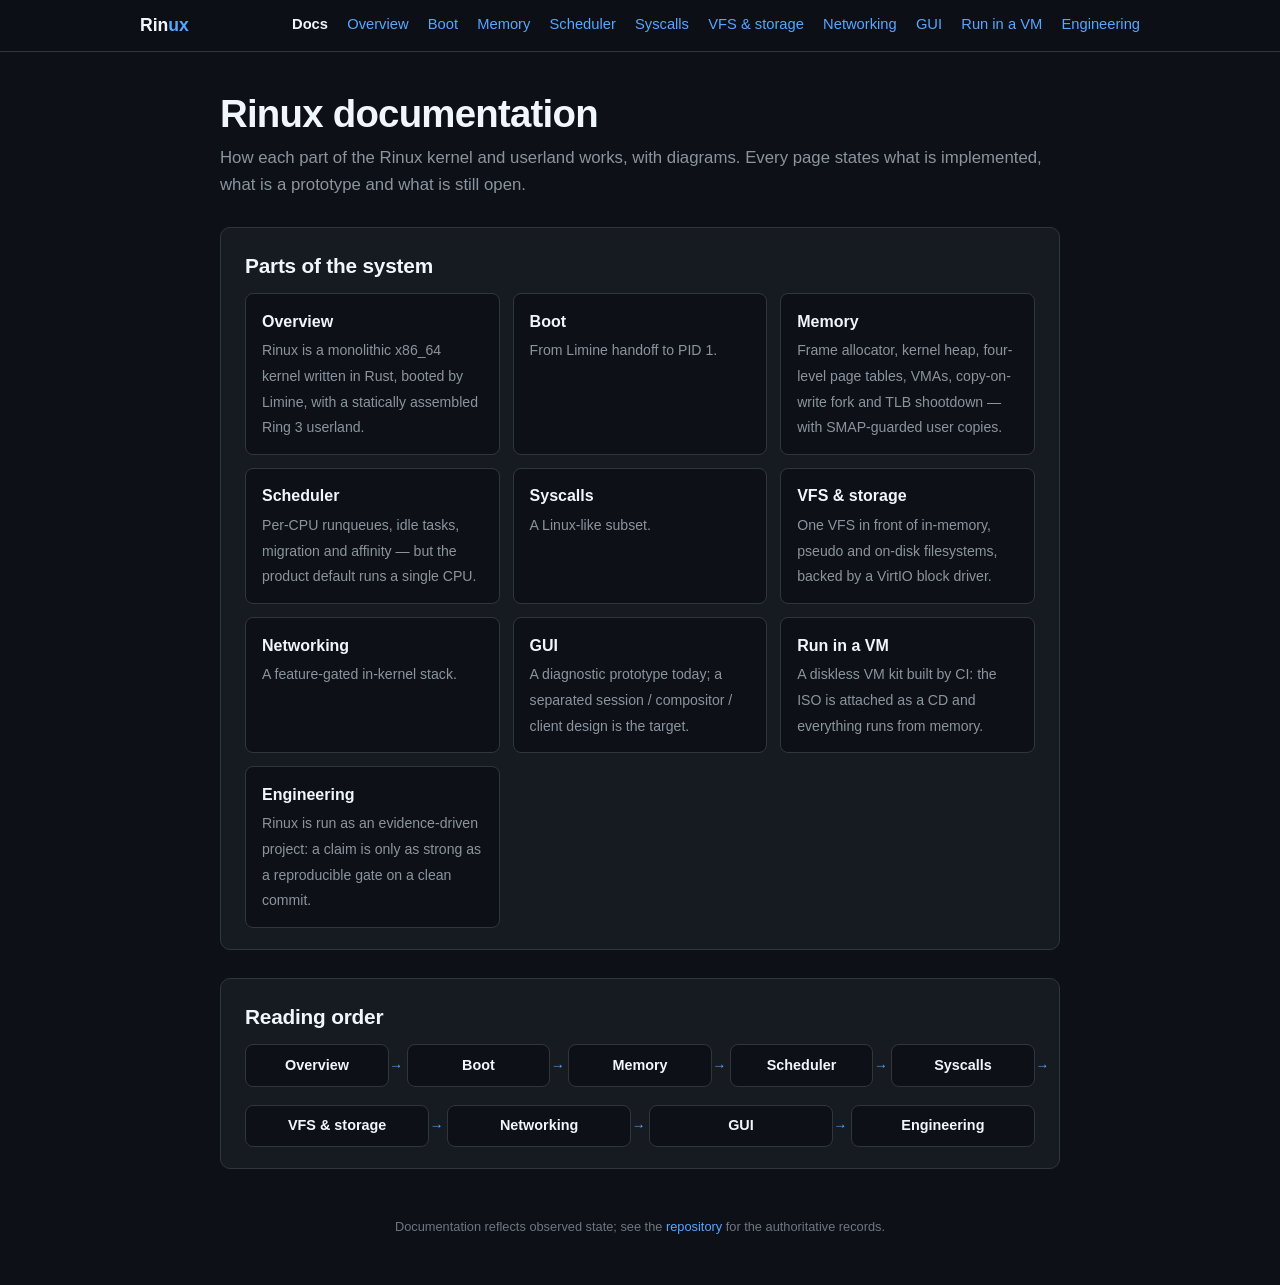
<file: packages/docs/index.html>
<!DOCTYPE html>
<html lang="en"><head><meta charset="utf-8"><meta name="viewport" content="width=device-width, initial-scale=1">
<title>Rinux documentation — Rinux docs</title><meta name="description" content="How each part of the Rinux kernel and userland works, with diagrams. Every page states what is implemented, what is a prototype and what is still open.">
<link rel="stylesheet" href="../style.css"></head><body>
<nav class="top"><div><a class="brand" href="../../">Rin<span>ux</span></a><a href="./" class=on>Docs</a><a href="architecture.html">Overview</a><a href="boot.html">Boot</a><a href="memory.html">Memory</a><a href="scheduler.html">Scheduler</a><a href="syscalls.html">Syscalls</a><a href="storage.html">VFS &amp; storage</a><a href="networking.html">Networking</a><a href="gui.html">GUI</a><a href="vm.html">Run in a VM</a><a href="engineering.html">Engineering</a></div></nav>
<main><div><h1>Rinux documentation</h1><p class="lede" style="margin-top:.6rem">How each part of the Rinux kernel and userland works, with diagrams. Every page states what is implemented, what is a prototype and what is still open.</p></div>
<section><h2>Parts of the system</h2><div class="cards"><a class="card" href="architecture.html"><b>Overview</b><span>Rinux is a monolithic x86_64 kernel written in Rust, booted by Limine, with a statically assembled Ring 3 userland.</span></a><a class="card" href="boot.html"><b>Boot</b><span>From Limine handoff to PID 1.</span></a><a class="card" href="memory.html"><b>Memory</b><span>Frame allocator, kernel heap, four-level page tables, VMAs, copy-on-write fork and TLB shootdown — with SMAP-guarded user copies.</span></a><a class="card" href="scheduler.html"><b>Scheduler</b><span>Per-CPU runqueues, idle tasks, migration and affinity — but the product default runs a single CPU.</span></a><a class="card" href="syscalls.html"><b>Syscalls</b><span>A Linux-like subset.</span></a><a class="card" href="storage.html"><b>VFS &amp; storage</b><span>One VFS in front of in-memory, pseudo and on-disk filesystems, backed by a VirtIO block driver.</span></a><a class="card" href="networking.html"><b>Networking</b><span>A feature-gated in-kernel stack.</span></a><a class="card" href="gui.html"><b>GUI</b><span>A diagnostic prototype today; a separated session / compositor / client design is the target.</span></a><a class="card" href="vm.html"><b>Run in a VM</b><span>A diskless VM kit built by CI: the ISO is attached as a CD and everything runs from memory.</span></a><a class="card" href="engineering.html"><b>Engineering</b><span>Rinux is run as an evidence-driven project: a claim is only as strong as a reproducible gate on a clean commit.</span></a></div></section><section><h2>Reading order</h2><div class="flow"><div class="node "><b>Overview</b></div><div class="node "><b>Boot</b></div><div class="node "><b>Memory</b></div><div class="node "><b>Scheduler</b></div><div class="node "><b>Syscalls</b></div><div class="node "><b>VFS &amp; storage</b></div><div class="node "><b>Networking</b></div><div class="node "><b>GUI</b></div><div class="node "><b>Engineering</b></div></div></section></main>
<footer>Documentation reflects observed state; see the <a href="https://github.com/Pascal1132/Rinux">repository</a> for the authoritative records.</footer>
</body></html>
</file>
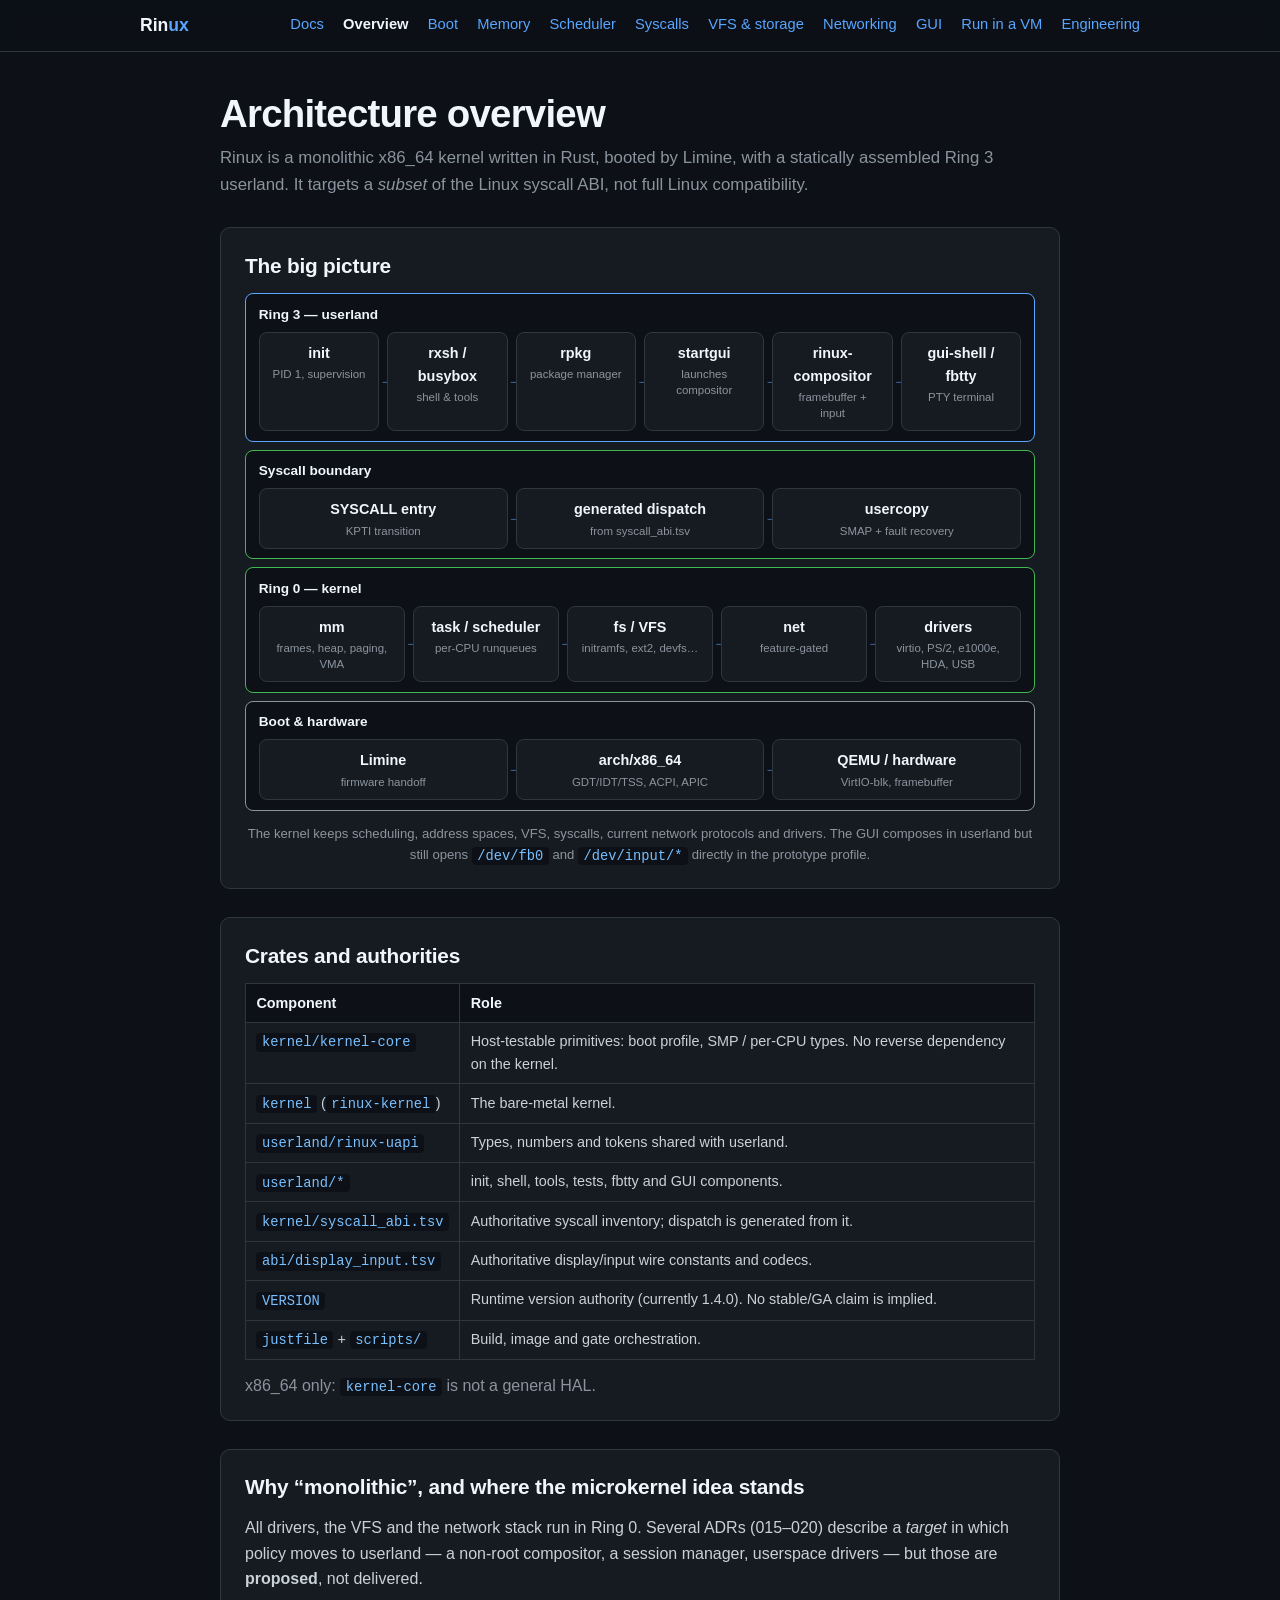
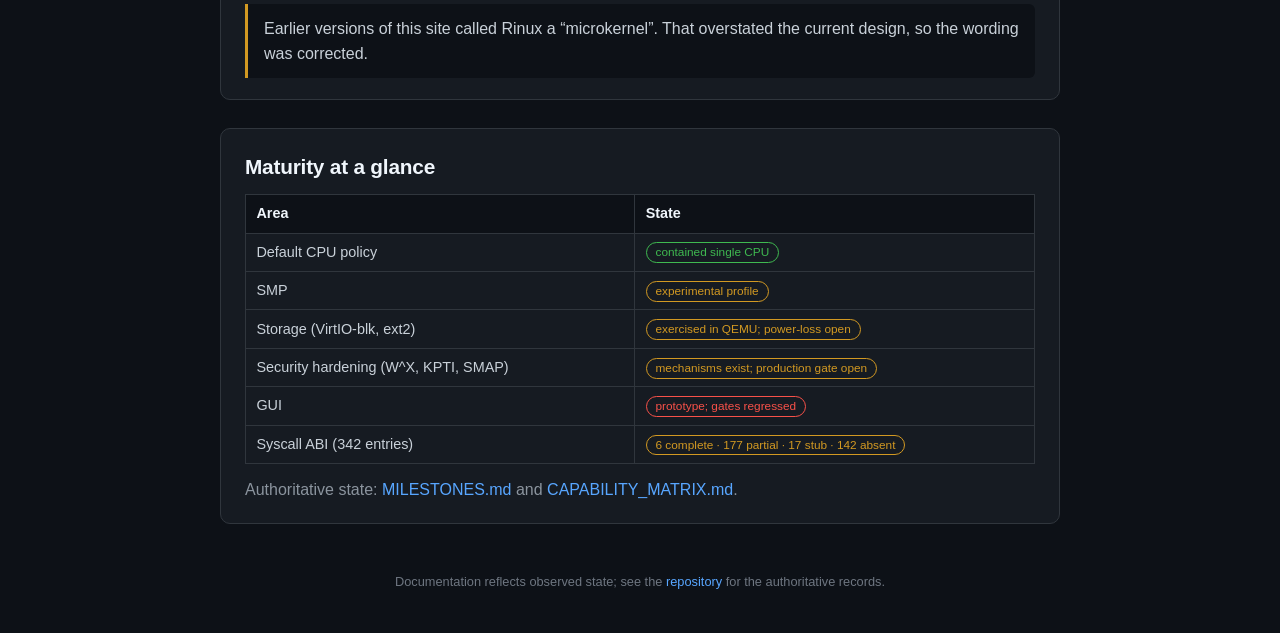
<file: packages/docs/architecture.html>
<!DOCTYPE html>
<html lang="en"><head><meta charset="utf-8"><meta name="viewport" content="width=device-width, initial-scale=1">
<title>Architecture overview — Rinux docs</title><meta name="description" content="Rinux is a monolithic x86_64 kernel written in Rust, booted by Limine, with a statically assembled Ring 3 userland. It targets a subset of the Linux syscal">
<link rel="stylesheet" href="../style.css"></head><body>
<nav class="top"><div><a class="brand" href="../../">Rin<span>ux</span></a><a href="./">Docs</a><a href="architecture.html" class=on>Overview</a><a href="boot.html">Boot</a><a href="memory.html">Memory</a><a href="scheduler.html">Scheduler</a><a href="syscalls.html">Syscalls</a><a href="storage.html">VFS &amp; storage</a><a href="networking.html">Networking</a><a href="gui.html">GUI</a><a href="vm.html">Run in a VM</a><a href="engineering.html">Engineering</a></div></nav>
<main><div><h1>Architecture overview</h1><p class="lede" style="margin-top:.6rem">Rinux is a monolithic x86_64 kernel written in Rust, booted by Limine, with a statically assembled Ring 3 userland. It targets a <em>subset</em> of the Linux syscall ABI, not full Linux compatibility.</p></div>
<section><h2>The big picture</h2><div class="stack"><div class="layer user"><b>Ring 3 — userland</b><div class="flow"><div class="node "><b>init</b><small>PID 1, supervision</small></div><div class="node "><b>rxsh / busybox</b><small>shell &amp; tools</small></div><div class="node "><b>rpkg</b><small>package manager</small></div><div class="node "><b>startgui</b><small>launches compositor</small></div><div class="node "><b>rinux-compositor</b><small>framebuffer + input</small></div><div class="node "><b>gui-shell / fbtty</b><small>PTY terminal</small></div></div></div><div class="layer kern"><b>Syscall boundary</b><div class="flow"><div class="node "><b>SYSCALL entry</b><small>KPTI transition</small></div><div class="node "><b>generated dispatch</b><small>from syscall_abi.tsv</small></div><div class="node "><b>usercopy</b><small>SMAP + fault recovery</small></div></div></div><div class="layer kern"><b>Ring 0 — kernel</b><div class="flow"><div class="node "><b>mm</b><small>frames, heap, paging, VMA</small></div><div class="node "><b>task / scheduler</b><small>per-CPU runqueues</small></div><div class="node "><b>fs / VFS</b><small>initramfs, ext2, devfs…</small></div><div class="node "><b>net</b><small>feature-gated</small></div><div class="node "><b>drivers</b><small>virtio, PS/2, e1000e, HDA, USB</small></div></div></div><div class="layer hw"><b>Boot &amp; hardware</b><div class="flow"><div class="node "><b>Limine</b><small>firmware handoff</small></div><div class="node "><b>arch/x86_64</b><small>GDT/IDT/TSS, ACPI, APIC</small></div><div class="node "><b>QEMU / hardware</b><small>VirtIO-blk, framebuffer</small></div></div></div></div><p class="caption">The kernel keeps scheduling, address spaces, VFS, syscalls, current network protocols and drivers. The GUI composes in userland but still opens <code>/dev/fb0</code> and <code>/dev/input/*</code> directly in the prototype profile.</p></section><section><h2>Crates and authorities</h2><table>
<tr><th>Component</th><th>Role</th></tr>
<tr><td><code>kernel/kernel-core</code></td><td>Host-testable primitives: boot profile, SMP / per-CPU types. No reverse dependency on the kernel.</td></tr>
<tr><td><code>kernel</code> (<code>rinux-kernel</code>)</td><td>The bare-metal kernel.</td></tr>
<tr><td><code>userland/rinux-uapi</code></td><td>Types, numbers and tokens shared with userland.</td></tr>
<tr><td><code>userland/*</code></td><td>init, shell, tools, tests, fbtty and GUI components.</td></tr>
<tr><td><code>kernel/syscall_abi.tsv</code></td><td>Authoritative syscall inventory; dispatch is generated from it.</td></tr>
<tr><td><code>abi/display_input.tsv</code></td><td>Authoritative display/input wire constants and codecs.</td></tr>
<tr><td><code>VERSION</code></td><td>Runtime version authority (currently 1.4.0). No stable/GA claim is implied.</td></tr>
<tr><td><code>justfile</code> + <code>scripts/</code></td><td>Build, image and gate orchestration.</td></tr></table>
<p class="muted">x86_64 only: <code>kernel-core</code> is not a general HAL.</p></section><section><h2>Why “monolithic”, and where the microkernel idea stands</h2><p>All drivers, the VFS and the network stack run in Ring 0. Several ADRs (015–020) describe a <em>target</em> in which policy moves to userland — a non-root compositor, a session manager, userspace drivers — but those are <strong>proposed</strong>, not delivered.</p>
<p class="callout">Earlier versions of this site called Rinux a “microkernel”. That overstated the current design, so the wording was corrected.</p></section><section><h2>Maturity at a glance</h2><table>
<tr><th>Area</th><th>State</th></tr>
<tr><td>Default CPU policy</td><td><span class="tag ok">contained single CPU</span></td></tr>
<tr><td>SMP</td><td><span class="tag warn">experimental profile</span></td></tr>
<tr><td>Storage (VirtIO-blk, ext2)</td><td><span class="tag warn">exercised in QEMU; power-loss open</span></td></tr>
<tr><td>Security hardening (W^X, KPTI, SMAP)</td><td><span class="tag warn">mechanisms exist; production gate open</span></td></tr>
<tr><td>GUI</td><td><span class="tag bad">prototype; gates regressed</span></td></tr>
<tr><td>Syscall ABI (342 entries)</td><td><span class="tag warn">6 complete · 177 partial · 17 stub · 142 absent</span></td></tr></table>
<p class="muted">Authoritative state: <a href="https://github.com/Pascal1132/Rinux/blob/main/docs/roadmap/MILESTONES.md">MILESTONES.md</a> and <a href="https://github.com/Pascal1132/Rinux/blob/main/docs/roadmap/CAPABILITY_MATRIX.md">CAPABILITY_MATRIX.md</a>.</p></section></main>
<footer>Documentation reflects observed state; see the <a href="https://github.com/Pascal1132/Rinux">repository</a> for the authoritative records.</footer>
</body></html>
</file>
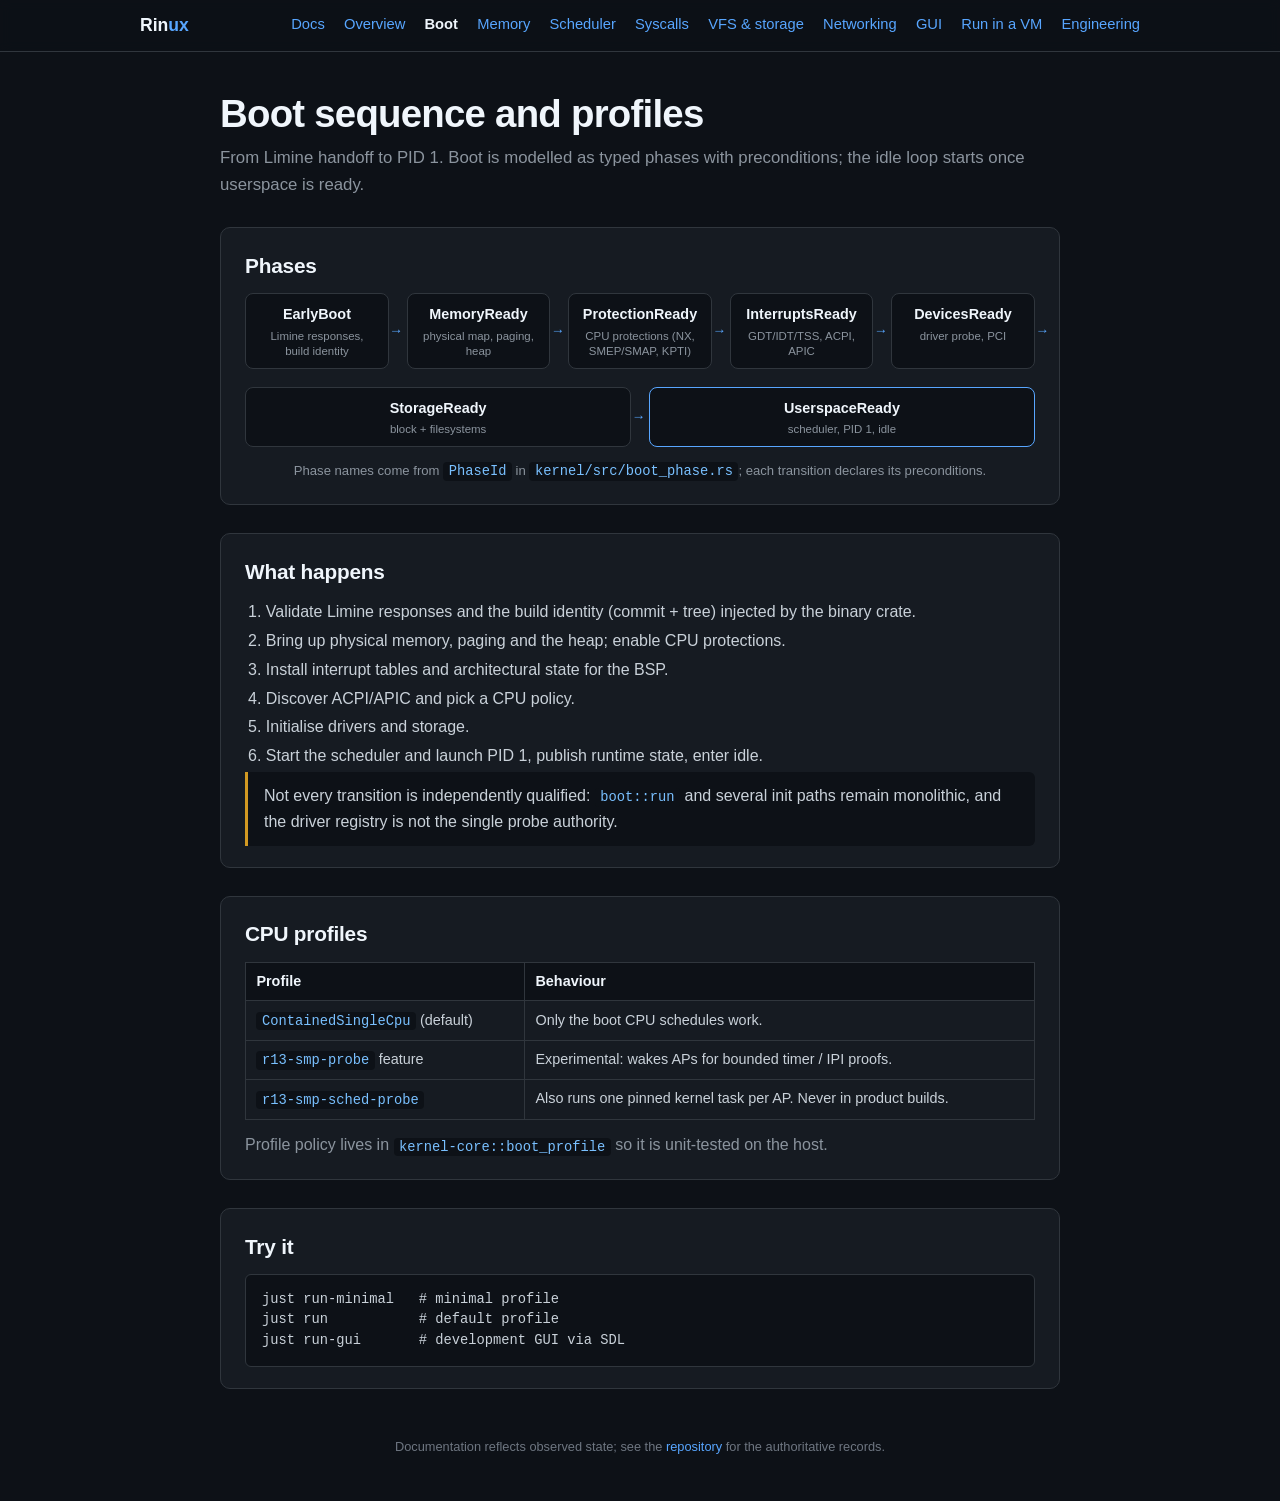
<file: packages/docs/boot.html>
<!DOCTYPE html>
<html lang="en"><head><meta charset="utf-8"><meta name="viewport" content="width=device-width, initial-scale=1">
<title>Boot sequence and profiles — Rinux docs</title><meta name="description" content="From Limine handoff to PID 1. Boot is modelled as typed phases with preconditions; the idle loop starts once userspace is ready.">
<link rel="stylesheet" href="../style.css"></head><body>
<nav class="top"><div><a class="brand" href="../../">Rin<span>ux</span></a><a href="./">Docs</a><a href="architecture.html">Overview</a><a href="boot.html" class=on>Boot</a><a href="memory.html">Memory</a><a href="scheduler.html">Scheduler</a><a href="syscalls.html">Syscalls</a><a href="storage.html">VFS &amp; storage</a><a href="networking.html">Networking</a><a href="gui.html">GUI</a><a href="vm.html">Run in a VM</a><a href="engineering.html">Engineering</a></div></nav>
<main><div><h1>Boot sequence and profiles</h1><p class="lede" style="margin-top:.6rem">From Limine handoff to PID 1. Boot is modelled as typed phases with preconditions; the idle loop starts once userspace is ready.</p></div>
<section><h2>Phases</h2><div class="flow"><div class="node "><b>EarlyBoot</b><small>Limine responses, build identity</small></div><div class="node "><b>MemoryReady</b><small>physical map, paging, heap</small></div><div class="node "><b>ProtectionReady</b><small>CPU protections (NX, SMEP/SMAP, KPTI)</small></div><div class="node "><b>InterruptsReady</b><small>GDT/IDT/TSS, ACPI, APIC</small></div><div class="node "><b>DevicesReady</b><small>driver probe, PCI</small></div><div class="node "><b>StorageReady</b><small>block + filesystems</small></div><div class="node hi"><b>UserspaceReady</b><small>scheduler, PID 1, idle</small></div></div><p class="caption">Phase names come from <code>PhaseId</code> in <code>kernel/src/boot_phase.rs</code>; each transition declares its preconditions.</p></section><section><h2>What happens</h2><ol style="padding-left:1.3rem">
<li>Validate Limine responses and the build identity (commit + tree) injected by the binary crate.</li>
<li>Bring up physical memory, paging and the heap; enable CPU protections.</li>
<li>Install interrupt tables and architectural state for the BSP.</li>
<li>Discover ACPI/APIC and pick a CPU policy.</li>
<li>Initialise drivers and storage.</li>
<li>Start the scheduler and launch PID 1, publish runtime state, enter idle.</li></ol>
<p class="callout">Not every transition is independently qualified: <code>boot::run</code> and several init paths remain monolithic, and the driver registry is not the single probe authority.</p></section><section><h2>CPU profiles</h2><table><tr><th>Profile</th><th>Behaviour</th></tr>
<tr><td><code>ContainedSingleCpu</code> (default)</td><td>Only the boot CPU schedules work.</td></tr>
<tr><td><code>r13-smp-probe</code> feature</td><td>Experimental: wakes APs for bounded timer / IPI proofs.</td></tr>
<tr><td><code>r13-smp-sched-probe</code></td><td>Also runs one pinned kernel task per AP. Never in product builds.</td></tr></table>
<p class="muted">Profile policy lives in <code>kernel-core::boot_profile</code> so it is unit-tested on the host.</p></section><section><h2>Try it</h2><pre><code>just run-minimal   # minimal profile
just run           # default profile
just run-gui       # development GUI via SDL</code></pre></section></main>
<footer>Documentation reflects observed state; see the <a href="https://github.com/Pascal1132/Rinux">repository</a> for the authoritative records.</footer>
</body></html>
</file>
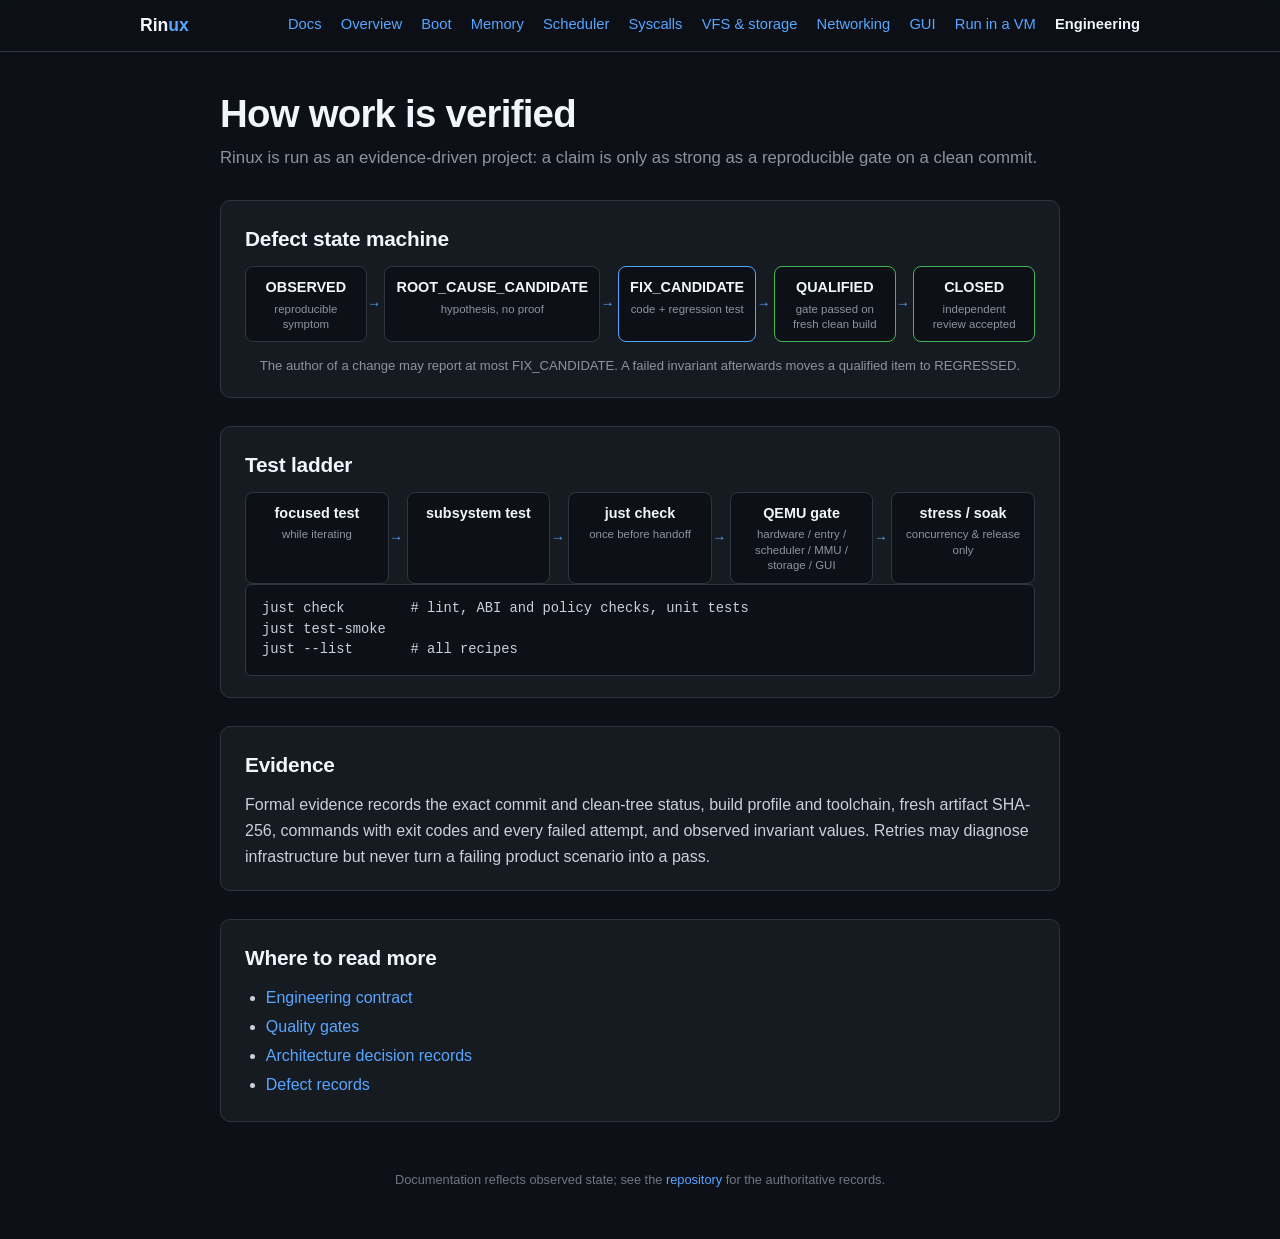
<file: packages/docs/engineering.html>
<!DOCTYPE html>
<html lang="en"><head><meta charset="utf-8"><meta name="viewport" content="width=device-width, initial-scale=1">
<title>How work is verified — Rinux docs</title><meta name="description" content="Rinux is run as an evidence-driven project: a claim is only as strong as a reproducible gate on a clean commit.">
<link rel="stylesheet" href="../style.css"></head><body>
<nav class="top"><div><a class="brand" href="../../">Rin<span>ux</span></a><a href="./">Docs</a><a href="architecture.html">Overview</a><a href="boot.html">Boot</a><a href="memory.html">Memory</a><a href="scheduler.html">Scheduler</a><a href="syscalls.html">Syscalls</a><a href="storage.html">VFS &amp; storage</a><a href="networking.html">Networking</a><a href="gui.html">GUI</a><a href="vm.html">Run in a VM</a><a href="engineering.html" class=on>Engineering</a></div></nav>
<main><div><h1>How work is verified</h1><p class="lede" style="margin-top:.6rem">Rinux is run as an evidence-driven project: a claim is only as strong as a reproducible gate on a clean commit.</p></div>
<section><h2>Defect state machine</h2><div class="flow"><div class="node "><b>OBSERVED</b><small>reproducible symptom</small></div><div class="node "><b>ROOT_CAUSE_CANDIDATE</b><small>hypothesis, no proof</small></div><div class="node hi"><b>FIX_CANDIDATE</b><small>code + regression test</small></div><div class="node ok"><b>QUALIFIED</b><small>gate passed on fresh clean build</small></div><div class="node ok"><b>CLOSED</b><small>independent review accepted</small></div></div><p class="caption">The author of a change may report at most FIX_CANDIDATE. A failed invariant afterwards moves a qualified item to REGRESSED.</p></section><section><h2>Test ladder</h2><div class="flow"><div class="node "><b>focused test</b><small>while iterating</small></div><div class="node "><b>subsystem test</b></div><div class="node "><b>just check</b><small>once before handoff</small></div><div class="node "><b>QEMU gate</b><small>hardware / entry / scheduler / MMU / storage / GUI</small></div><div class="node "><b>stress / soak</b><small>concurrency &amp; release only</small></div></div><pre><code>just check        # lint, ABI and policy checks, unit tests
just test-smoke
just --list       # all recipes</code></pre></section><section><h2>Evidence</h2><p>Formal evidence records the exact commit and clean-tree status, build profile and toolchain, fresh artifact SHA-256, commands with exit codes and every failed attempt, and observed invariant values. Retries may diagnose infrastructure but never turn a failing product scenario into a pass.</p></section><section><h2>Where to read more</h2><ul>
<li><a href="https://github.com/Pascal1132/Rinux/blob/main/AGENTS.md">Engineering contract</a></li>
<li><a href="https://github.com/Pascal1132/Rinux/blob/main/docs/roadmap/QUALITY_GATES.md">Quality gates</a></li>
<li><a href="https://github.com/Pascal1132/Rinux/tree/main/docs/adr">Architecture decision records</a></li>
<li><a href="https://github.com/Pascal1132/Rinux/tree/main/docs/defects">Defect records</a></li></ul></section></main>
<footer>Documentation reflects observed state; see the <a href="https://github.com/Pascal1132/Rinux">repository</a> for the authoritative records.</footer>
</body></html>
</file>
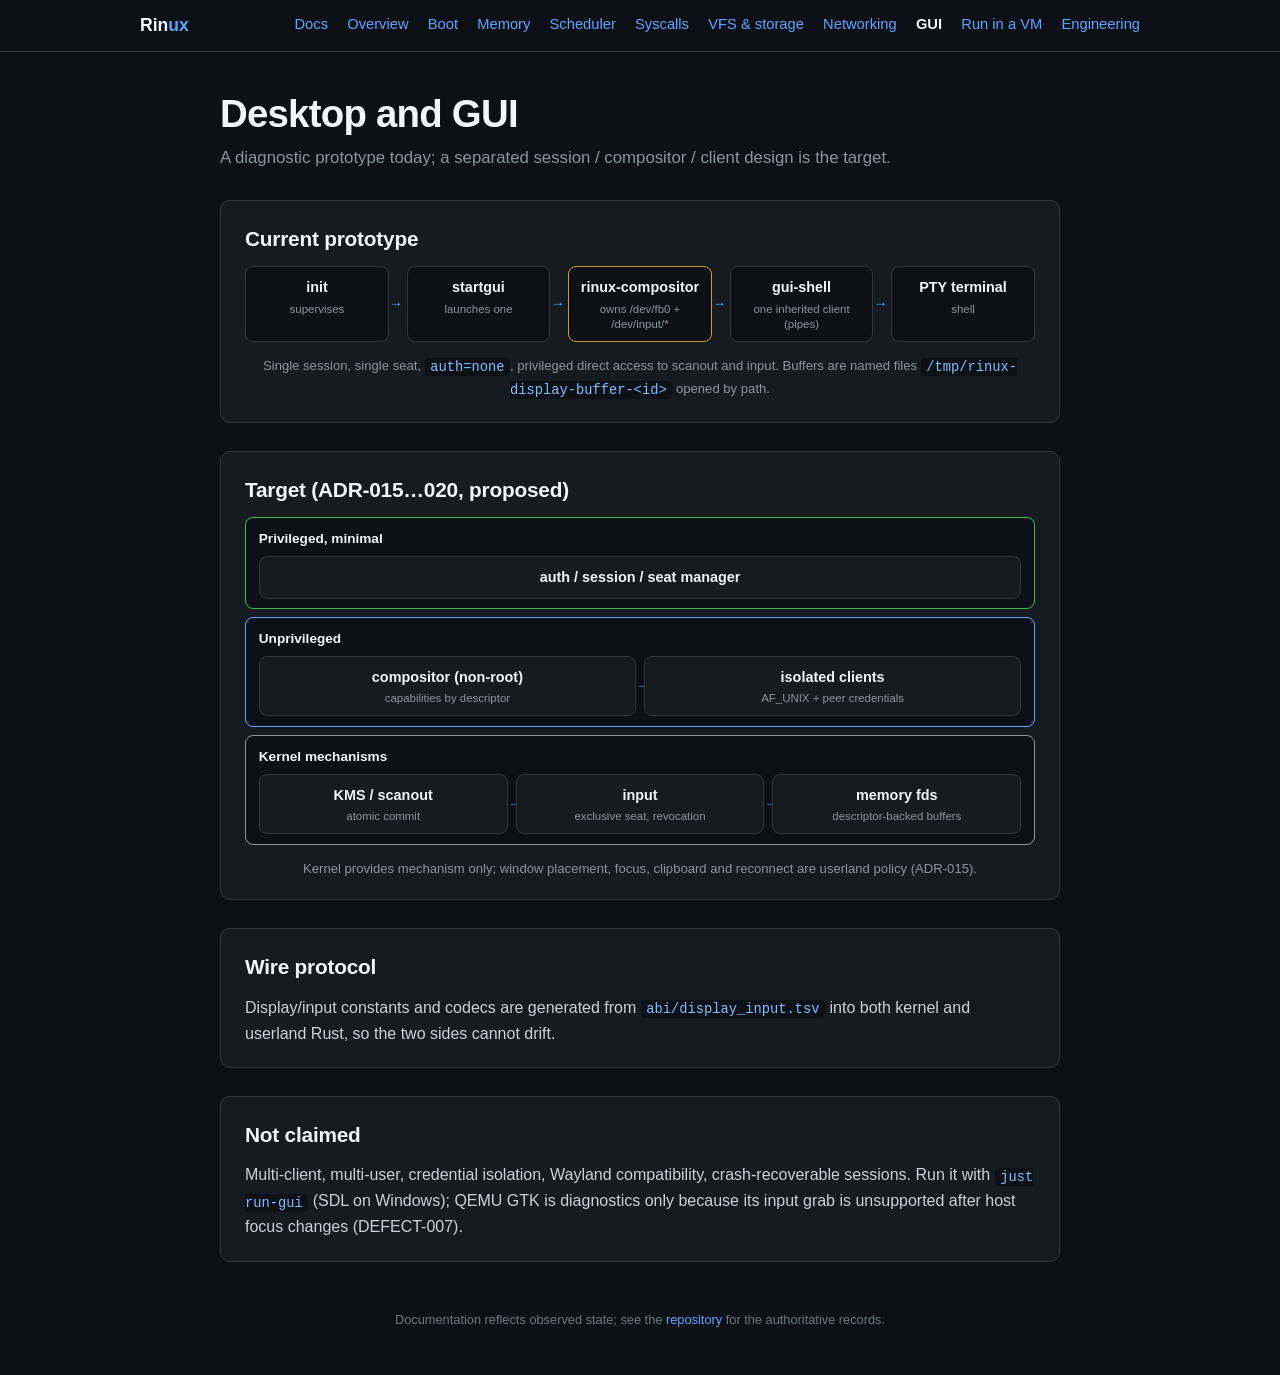
<file: packages/docs/gui.html>
<!DOCTYPE html>
<html lang="en"><head><meta charset="utf-8"><meta name="viewport" content="width=device-width, initial-scale=1">
<title>Desktop and GUI — Rinux docs</title><meta name="description" content="A diagnostic prototype today; a separated session / compositor / client design is the target.">
<link rel="stylesheet" href="../style.css"></head><body>
<nav class="top"><div><a class="brand" href="../../">Rin<span>ux</span></a><a href="./">Docs</a><a href="architecture.html">Overview</a><a href="boot.html">Boot</a><a href="memory.html">Memory</a><a href="scheduler.html">Scheduler</a><a href="syscalls.html">Syscalls</a><a href="storage.html">VFS &amp; storage</a><a href="networking.html">Networking</a><a href="gui.html" class=on>GUI</a><a href="vm.html">Run in a VM</a><a href="engineering.html">Engineering</a></div></nav>
<main><div><h1>Desktop and GUI</h1><p class="lede" style="margin-top:.6rem">A diagnostic prototype today; a separated session / compositor / client design is the target.</p></div>
<section><h2>Current prototype</h2><div class="flow"><div class="node "><b>init</b><small>supervises</small></div><div class="node "><b>startgui</b><small>launches one</small></div><div class="node warn"><b>rinux-compositor</b><small>owns /dev/fb0 + /dev/input/*</small></div><div class="node "><b>gui-shell</b><small>one inherited client (pipes)</small></div><div class="node "><b>PTY terminal</b><small>shell</small></div></div><p class="caption">Single session, single seat, <code>auth=none</code>, privileged direct access to scanout and input. Buffers are named files <code>/tmp/rinux-display-buffer-&lt;id&gt;</code> opened by path.</p></section><section><h2>Target (ADR-015…020, proposed)</h2><div class="stack"><div class="layer kern"><b>Privileged, minimal</b><div class="flow"><div class="node "><b>auth / session / seat manager</b></div></div></div><div class="layer user"><b>Unprivileged</b><div class="flow"><div class="node "><b>compositor (non-root)</b><small>capabilities by descriptor</small></div><div class="node "><b>isolated clients</b><small>AF_UNIX + peer credentials</small></div></div></div><div class="layer hw"><b>Kernel mechanisms</b><div class="flow"><div class="node "><b>KMS / scanout</b><small>atomic commit</small></div><div class="node "><b>input</b><small>exclusive seat, revocation</small></div><div class="node "><b>memory fds</b><small>descriptor-backed buffers</small></div></div></div></div><p class="caption">Kernel provides mechanism only; window placement, focus, clipboard and reconnect are userland policy (ADR-015).</p></section><section><h2>Wire protocol</h2><p>Display/input constants and codecs are generated from <code>abi/display_input.tsv</code> into both kernel and userland Rust, so the two sides cannot drift.</p></section><section><h2>Not claimed</h2><p>Multi-client, multi-user, credential isolation, Wayland compatibility, crash-recoverable sessions. Run it with <code>just run-gui</code> (SDL on Windows); QEMU GTK is diagnostics only because its input grab is unsupported after host focus changes (DEFECT-007).</p></section></main>
<footer>Documentation reflects observed state; see the <a href="https://github.com/Pascal1132/Rinux">repository</a> for the authoritative records.</footer>
</body></html>
</file>
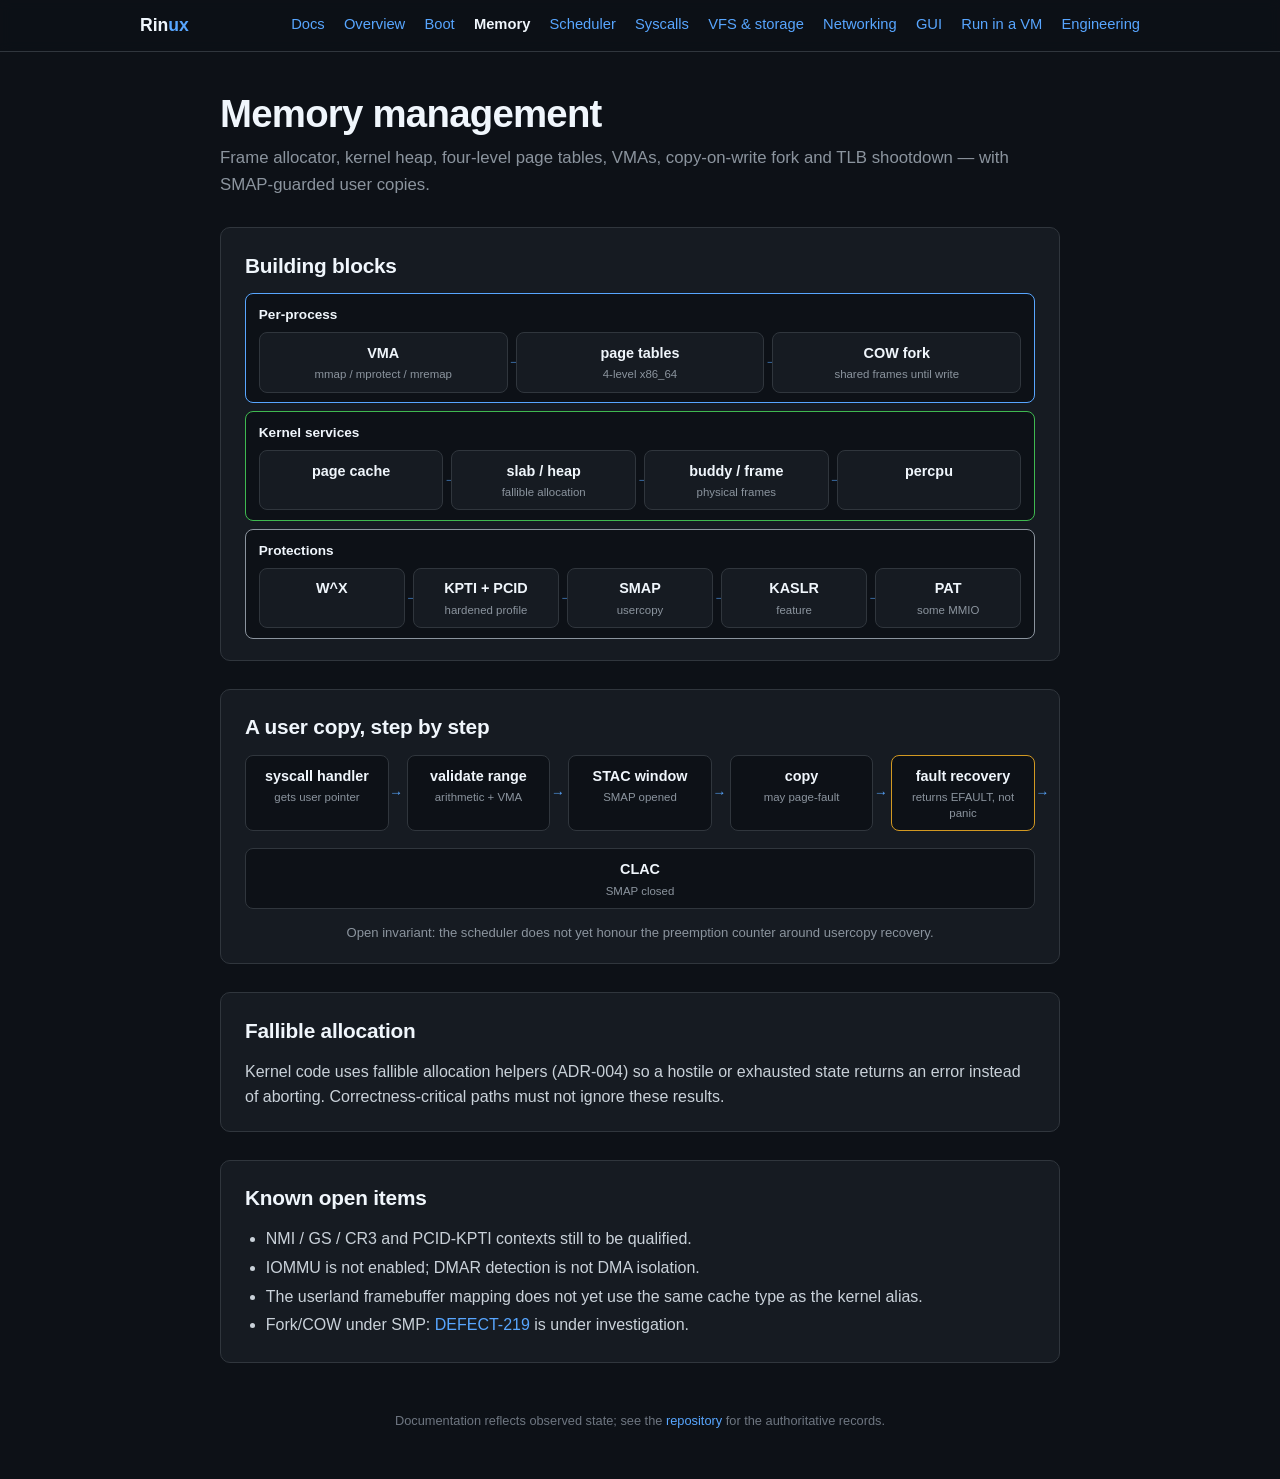
<file: packages/docs/memory.html>
<!DOCTYPE html>
<html lang="en"><head><meta charset="utf-8"><meta name="viewport" content="width=device-width, initial-scale=1">
<title>Memory management — Rinux docs</title><meta name="description" content="Frame allocator, kernel heap, four-level page tables, VMAs, copy-on-write fork and TLB shootdown — with SMAP-guarded user copies.">
<link rel="stylesheet" href="../style.css"></head><body>
<nav class="top"><div><a class="brand" href="../../">Rin<span>ux</span></a><a href="./">Docs</a><a href="architecture.html">Overview</a><a href="boot.html">Boot</a><a href="memory.html" class=on>Memory</a><a href="scheduler.html">Scheduler</a><a href="syscalls.html">Syscalls</a><a href="storage.html">VFS &amp; storage</a><a href="networking.html">Networking</a><a href="gui.html">GUI</a><a href="vm.html">Run in a VM</a><a href="engineering.html">Engineering</a></div></nav>
<main><div><h1>Memory management</h1><p class="lede" style="margin-top:.6rem">Frame allocator, kernel heap, four-level page tables, VMAs, copy-on-write fork and TLB shootdown — with SMAP-guarded user copies.</p></div>
<section><h2>Building blocks</h2><div class="stack"><div class="layer user"><b>Per-process</b><div class="flow"><div class="node "><b>VMA</b><small>mmap / mprotect / mremap</small></div><div class="node "><b>page tables</b><small>4-level x86_64</small></div><div class="node "><b>COW fork</b><small>shared frames until write</small></div></div></div><div class="layer kern"><b>Kernel services</b><div class="flow"><div class="node "><b>page cache</b></div><div class="node "><b>slab / heap</b><small>fallible allocation</small></div><div class="node "><b>buddy / frame</b><small>physical frames</small></div><div class="node "><b>percpu</b></div></div></div><div class="layer hw"><b>Protections</b><div class="flow"><div class="node "><b>W^X</b></div><div class="node "><b>KPTI + PCID</b><small>hardened profile</small></div><div class="node "><b>SMAP</b><small>usercopy</small></div><div class="node "><b>KASLR</b><small>feature</small></div><div class="node "><b>PAT</b><small>some MMIO</small></div></div></div></div></section><section><h2>A user copy, step by step</h2><div class="flow"><div class="node "><b>syscall handler</b><small>gets user pointer</small></div><div class="node "><b>validate range</b><small>arithmetic + VMA</small></div><div class="node "><b>STAC window</b><small>SMAP opened</small></div><div class="node "><b>copy</b><small>may page-fault</small></div><div class="node warn"><b>fault recovery</b><small>returns EFAULT, not panic</small></div><div class="node "><b>CLAC</b><small>SMAP closed</small></div></div><p class="caption">Open invariant: the scheduler does not yet honour the preemption counter around usercopy recovery.</p></section><section><h2>Fallible allocation</h2><p>Kernel code uses fallible allocation helpers (ADR-004) so a hostile or exhausted state returns an error instead of aborting. Correctness-critical paths must not ignore these results.</p></section><section><h2>Known open items</h2><ul><li>NMI / GS / CR3 and PCID-KPTI contexts still to be qualified.</li>
<li>IOMMU is not enabled; DMAR detection is not DMA isolation.</li>
<li>The userland framebuffer mapping does not yet use the same cache type as the kernel alias.</li>
<li>Fork/COW under SMP: <a href="https://github.com/Pascal1132/Rinux/tree/main/docs/defects">DEFECT-219</a> is under investigation.</li></ul></section></main>
<footer>Documentation reflects observed state; see the <a href="https://github.com/Pascal1132/Rinux">repository</a> for the authoritative records.</footer>
</body></html>
</file>
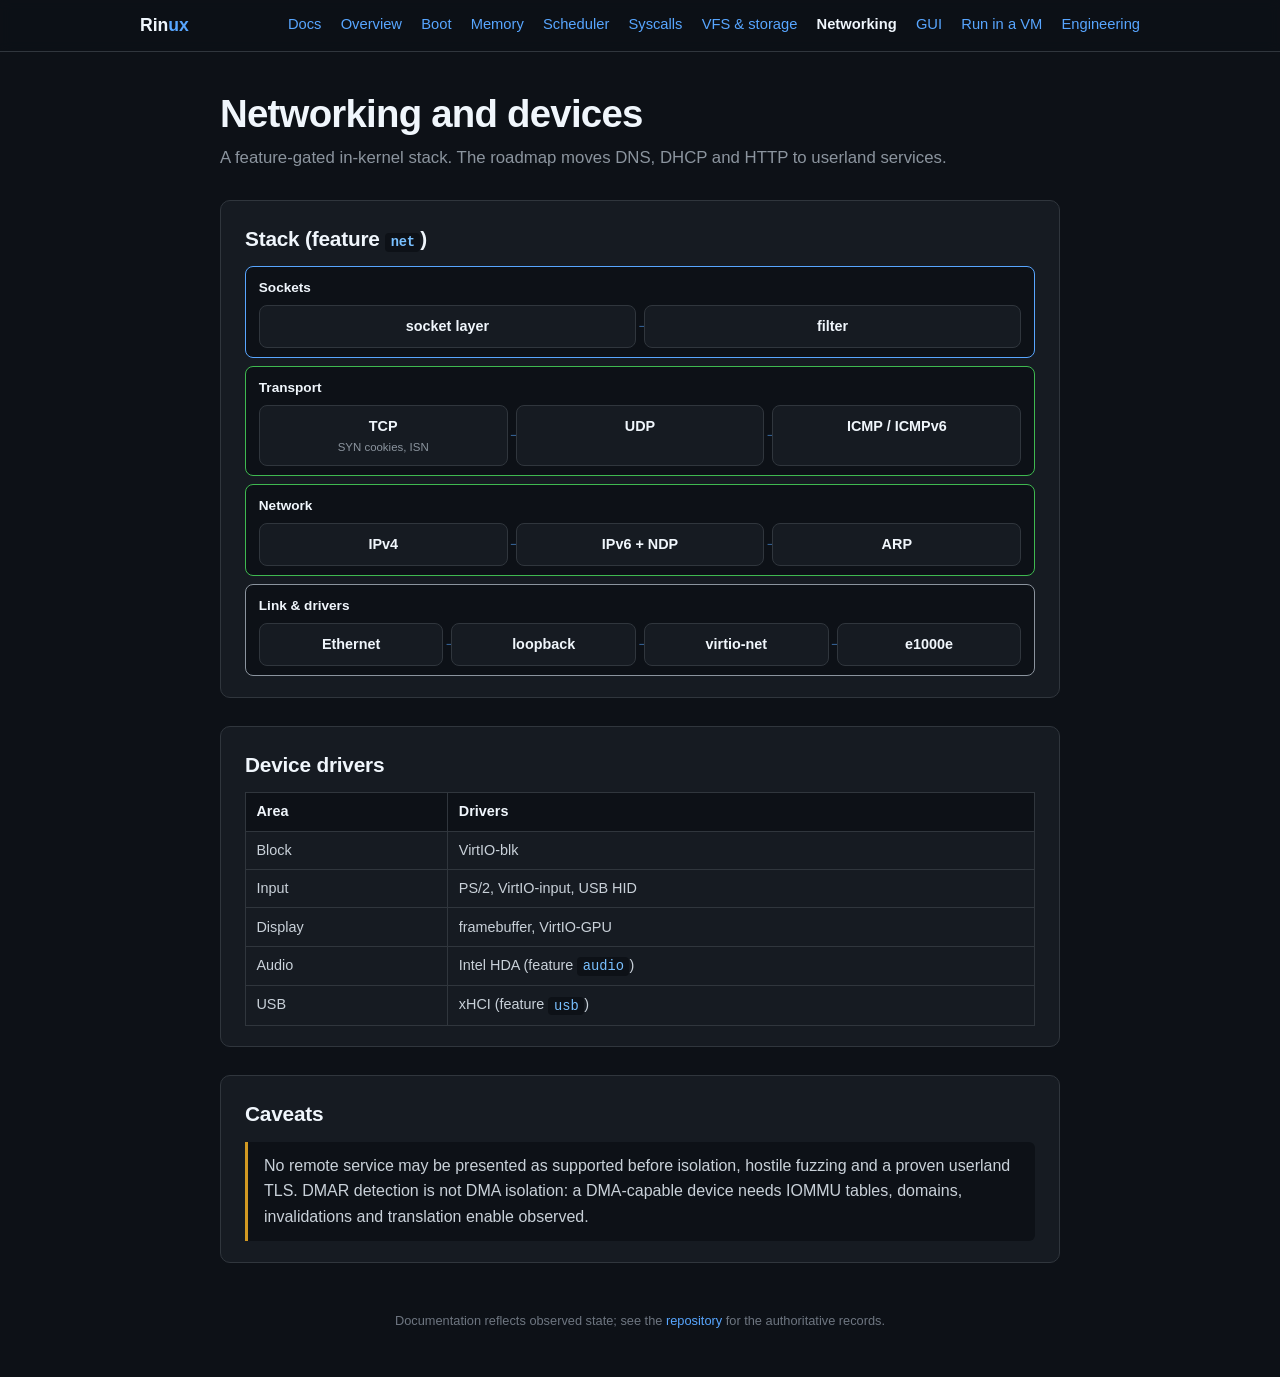
<file: packages/docs/networking.html>
<!DOCTYPE html>
<html lang="en"><head><meta charset="utf-8"><meta name="viewport" content="width=device-width, initial-scale=1">
<title>Networking and devices — Rinux docs</title><meta name="description" content="A feature-gated in-kernel stack. The roadmap moves DNS, DHCP and HTTP to userland services.">
<link rel="stylesheet" href="../style.css"></head><body>
<nav class="top"><div><a class="brand" href="../../">Rin<span>ux</span></a><a href="./">Docs</a><a href="architecture.html">Overview</a><a href="boot.html">Boot</a><a href="memory.html">Memory</a><a href="scheduler.html">Scheduler</a><a href="syscalls.html">Syscalls</a><a href="storage.html">VFS &amp; storage</a><a href="networking.html" class=on>Networking</a><a href="gui.html">GUI</a><a href="vm.html">Run in a VM</a><a href="engineering.html">Engineering</a></div></nav>
<main><div><h1>Networking and devices</h1><p class="lede" style="margin-top:.6rem">A feature-gated in-kernel stack. The roadmap moves DNS, DHCP and HTTP to userland services.</p></div>
<section><h2>Stack (feature <code>net</code>)</h2><div class="stack"><div class="layer user"><b>Sockets</b><div class="flow"><div class="node "><b>socket layer</b></div><div class="node "><b>filter</b></div></div></div><div class="layer kern"><b>Transport</b><div class="flow"><div class="node "><b>TCP</b><small>SYN cookies, ISN</small></div><div class="node "><b>UDP</b></div><div class="node "><b>ICMP / ICMPv6</b></div></div></div><div class="layer kern"><b>Network</b><div class="flow"><div class="node "><b>IPv4</b></div><div class="node "><b>IPv6 + NDP</b></div><div class="node "><b>ARP</b></div></div></div><div class="layer hw"><b>Link &amp; drivers</b><div class="flow"><div class="node "><b>Ethernet</b></div><div class="node "><b>loopback</b></div><div class="node "><b>virtio-net</b></div><div class="node "><b>e1000e</b></div></div></div></div></section><section><h2>Device drivers</h2><table><tr><th>Area</th><th>Drivers</th></tr><tr><td>Block</td><td>VirtIO-blk</td></tr><tr><td>Input</td><td>PS/2, VirtIO-input, USB HID</td></tr><tr><td>Display</td><td>framebuffer, VirtIO-GPU</td></tr><tr><td>Audio</td><td>Intel HDA (feature <code>audio</code>)</td></tr><tr><td>USB</td><td>xHCI (feature <code>usb</code>)</td></tr></table></section><section><h2>Caveats</h2><p class="callout">No remote service may be presented as supported before isolation, hostile fuzzing and a proven userland TLS. DMAR detection is not DMA isolation: a DMA-capable device needs IOMMU tables, domains, invalidations and translation enable observed.</p></section></main>
<footer>Documentation reflects observed state; see the <a href="https://github.com/Pascal1132/Rinux">repository</a> for the authoritative records.</footer>
</body></html>
</file>
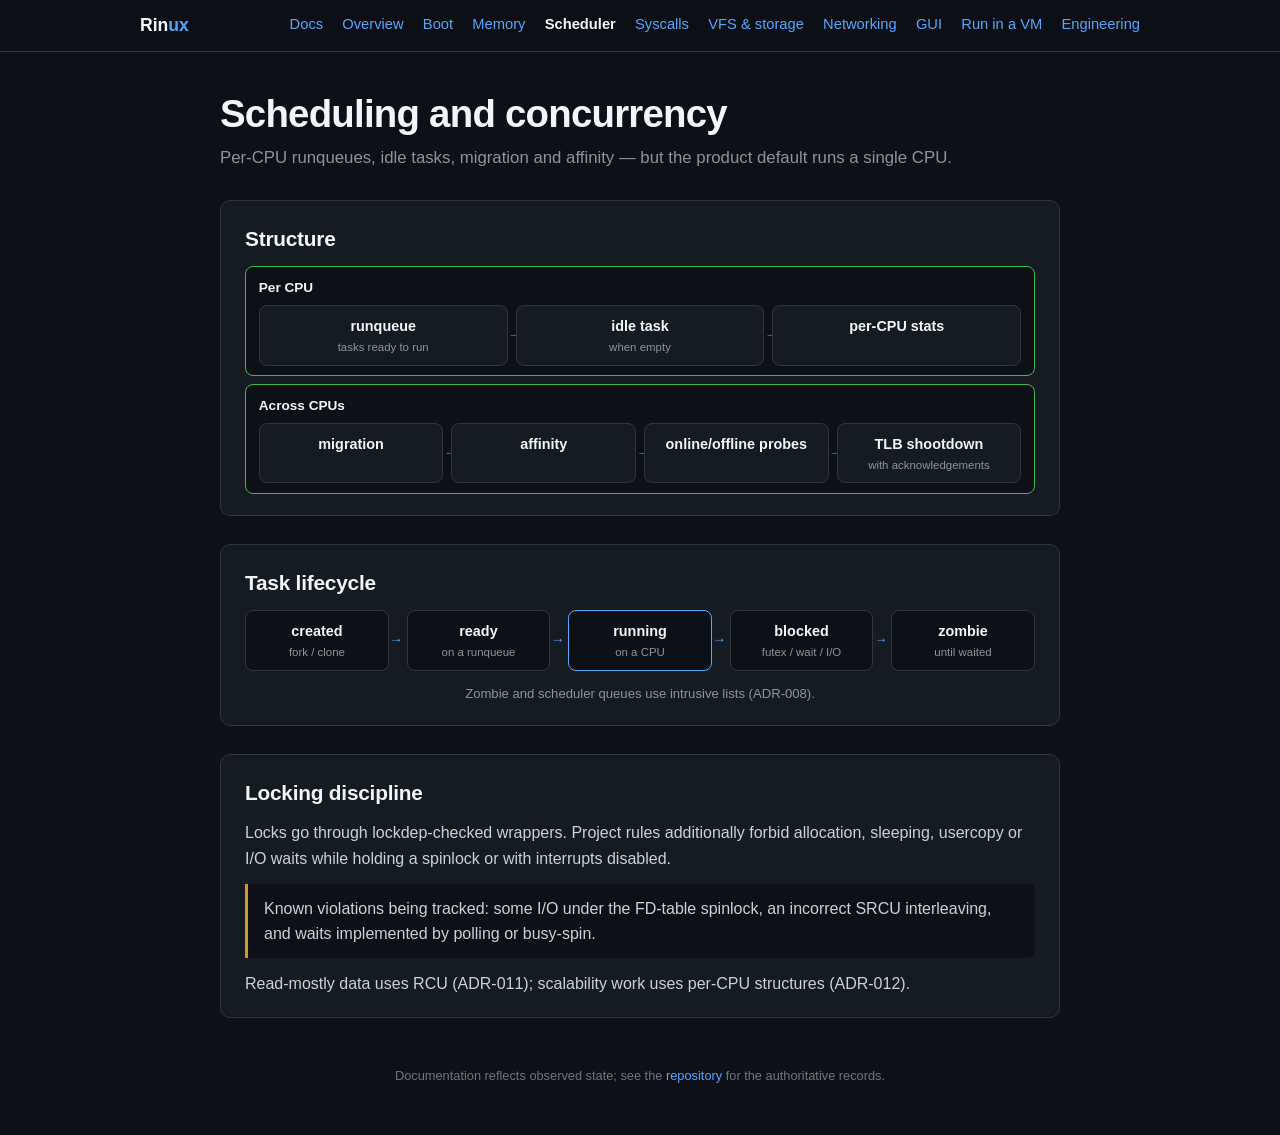
<file: packages/docs/scheduler.html>
<!DOCTYPE html>
<html lang="en"><head><meta charset="utf-8"><meta name="viewport" content="width=device-width, initial-scale=1">
<title>Scheduling and concurrency — Rinux docs</title><meta name="description" content="Per-CPU runqueues, idle tasks, migration and affinity — but the product default runs a single CPU.">
<link rel="stylesheet" href="../style.css"></head><body>
<nav class="top"><div><a class="brand" href="../../">Rin<span>ux</span></a><a href="./">Docs</a><a href="architecture.html">Overview</a><a href="boot.html">Boot</a><a href="memory.html">Memory</a><a href="scheduler.html" class=on>Scheduler</a><a href="syscalls.html">Syscalls</a><a href="storage.html">VFS &amp; storage</a><a href="networking.html">Networking</a><a href="gui.html">GUI</a><a href="vm.html">Run in a VM</a><a href="engineering.html">Engineering</a></div></nav>
<main><div><h1>Scheduling and concurrency</h1><p class="lede" style="margin-top:.6rem">Per-CPU runqueues, idle tasks, migration and affinity — but the product default runs a single CPU.</p></div>
<section><h2>Structure</h2><div class="stack"><div class="layer kern"><b>Per CPU</b><div class="flow"><div class="node "><b>runqueue</b><small>tasks ready to run</small></div><div class="node "><b>idle task</b><small>when empty</small></div><div class="node "><b>per-CPU stats</b></div></div></div><div class="layer kern"><b>Across CPUs</b><div class="flow"><div class="node "><b>migration</b></div><div class="node "><b>affinity</b></div><div class="node "><b>online/offline probes</b></div><div class="node "><b>TLB shootdown</b><small>with acknowledgements</small></div></div></div></div></section><section><h2>Task lifecycle</h2><div class="flow"><div class="node "><b>created</b><small>fork / clone</small></div><div class="node "><b>ready</b><small>on a runqueue</small></div><div class="node hi"><b>running</b><small>on a CPU</small></div><div class="node "><b>blocked</b><small>futex / wait / I/O</small></div><div class="node "><b>zombie</b><small>until waited</small></div></div><p class="caption">Zombie and scheduler queues use intrusive lists (ADR-008).</p></section><section><h2>Locking discipline</h2><p>Locks go through lockdep-checked wrappers. Project rules additionally forbid allocation, sleeping, usercopy or I/O waits while holding a spinlock or with interrupts disabled.</p>
<p class="callout">Known violations being tracked: some I/O under the FD-table spinlock, an incorrect SRCU interleaving, and waits implemented by polling or busy-spin.</p>
<p>Read-mostly data uses RCU (ADR-011); scalability work uses per-CPU structures (ADR-012).</p></section></main>
<footer>Documentation reflects observed state; see the <a href="https://github.com/Pascal1132/Rinux">repository</a> for the authoritative records.</footer>
</body></html>
</file>
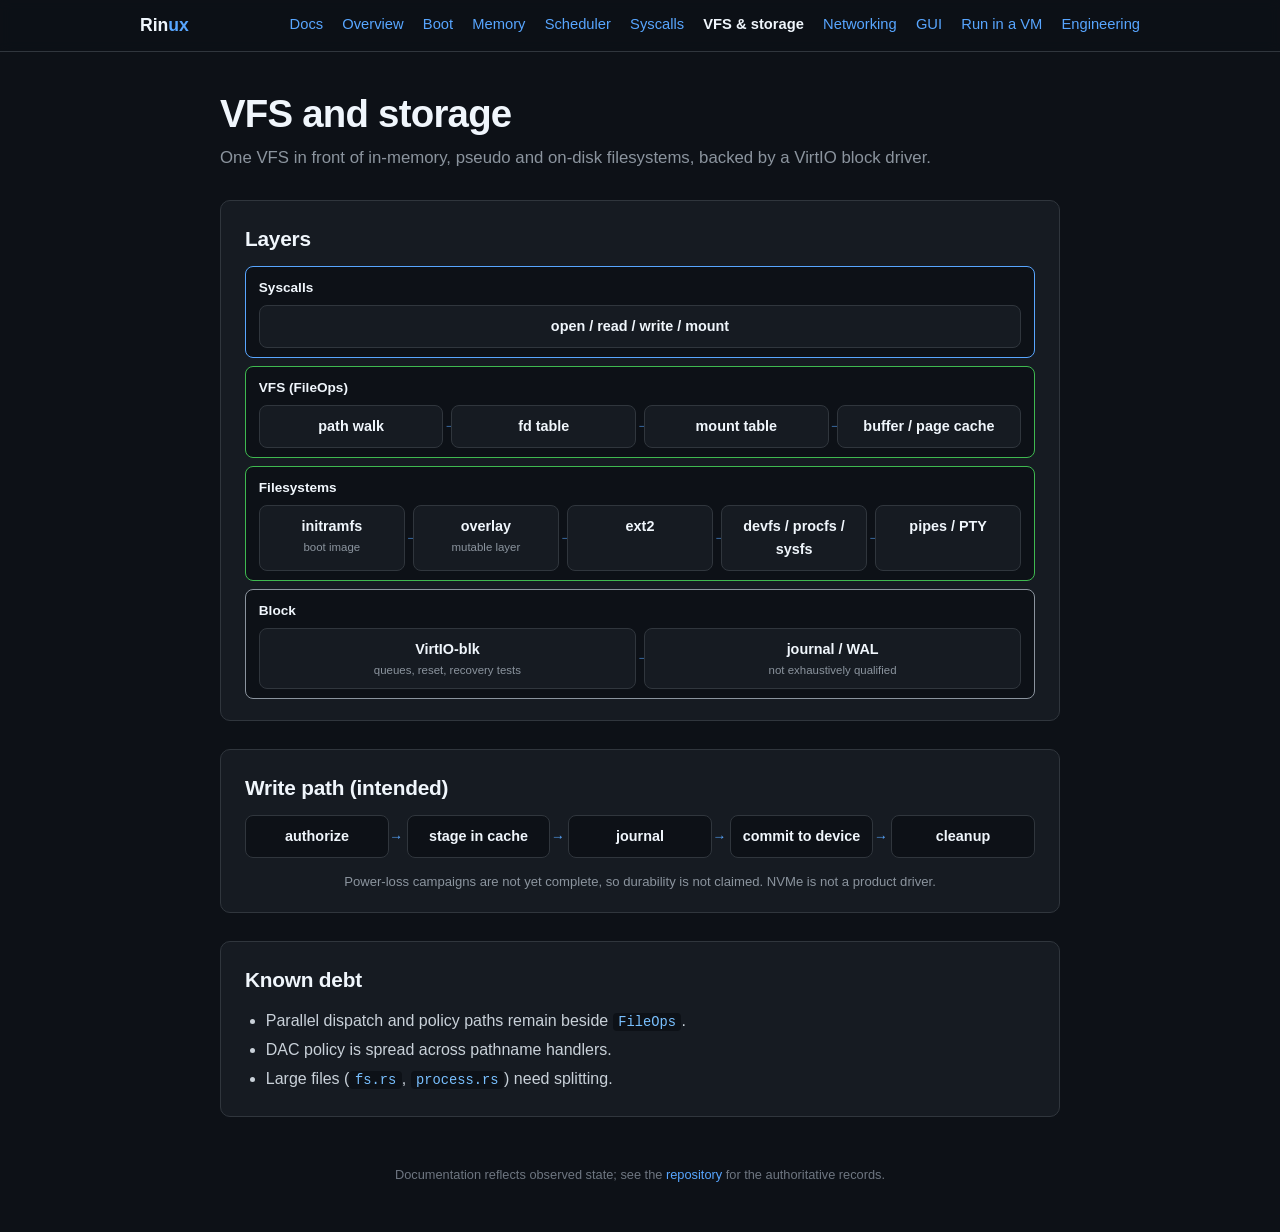
<file: packages/docs/storage.html>
<!DOCTYPE html>
<html lang="en"><head><meta charset="utf-8"><meta name="viewport" content="width=device-width, initial-scale=1">
<title>VFS and storage — Rinux docs</title><meta name="description" content="One VFS in front of in-memory, pseudo and on-disk filesystems, backed by a VirtIO block driver.">
<link rel="stylesheet" href="../style.css"></head><body>
<nav class="top"><div><a class="brand" href="../../">Rin<span>ux</span></a><a href="./">Docs</a><a href="architecture.html">Overview</a><a href="boot.html">Boot</a><a href="memory.html">Memory</a><a href="scheduler.html">Scheduler</a><a href="syscalls.html">Syscalls</a><a href="storage.html" class=on>VFS &amp; storage</a><a href="networking.html">Networking</a><a href="gui.html">GUI</a><a href="vm.html">Run in a VM</a><a href="engineering.html">Engineering</a></div></nav>
<main><div><h1>VFS and storage</h1><p class="lede" style="margin-top:.6rem">One VFS in front of in-memory, pseudo and on-disk filesystems, backed by a VirtIO block driver.</p></div>
<section><h2>Layers</h2><div class="stack"><div class="layer user"><b>Syscalls</b><div class="flow"><div class="node "><b>open / read / write / mount</b></div></div></div><div class="layer kern"><b>VFS (FileOps)</b><div class="flow"><div class="node "><b>path walk</b></div><div class="node "><b>fd table</b></div><div class="node "><b>mount table</b></div><div class="node "><b>buffer / page cache</b></div></div></div><div class="layer kern"><b>Filesystems</b><div class="flow"><div class="node "><b>initramfs</b><small>boot image</small></div><div class="node "><b>overlay</b><small>mutable layer</small></div><div class="node "><b>ext2</b></div><div class="node "><b>devfs / procfs / sysfs</b></div><div class="node "><b>pipes / PTY</b></div></div></div><div class="layer hw"><b>Block</b><div class="flow"><div class="node "><b>VirtIO-blk</b><small>queues, reset, recovery tests</small></div><div class="node "><b>journal / WAL</b><small>not exhaustively qualified</small></div></div></div></div></section><section><h2>Write path (intended)</h2><div class="flow"><div class="node "><b>authorize</b></div><div class="node "><b>stage in cache</b></div><div class="node "><b>journal</b></div><div class="node "><b>commit to device</b></div><div class="node "><b>cleanup</b></div></div><p class="caption">Power-loss campaigns are not yet complete, so durability is not claimed. NVMe is not a product driver.</p></section><section><h2>Known debt</h2><ul><li>Parallel dispatch and policy paths remain beside <code>FileOps</code>.</li><li>DAC policy is spread across pathname handlers.</li><li>Large files (<code>fs.rs</code>, <code>process.rs</code>) need splitting.</li></ul></section></main>
<footer>Documentation reflects observed state; see the <a href="https://github.com/Pascal1132/Rinux">repository</a> for the authoritative records.</footer>
</body></html>
</file>
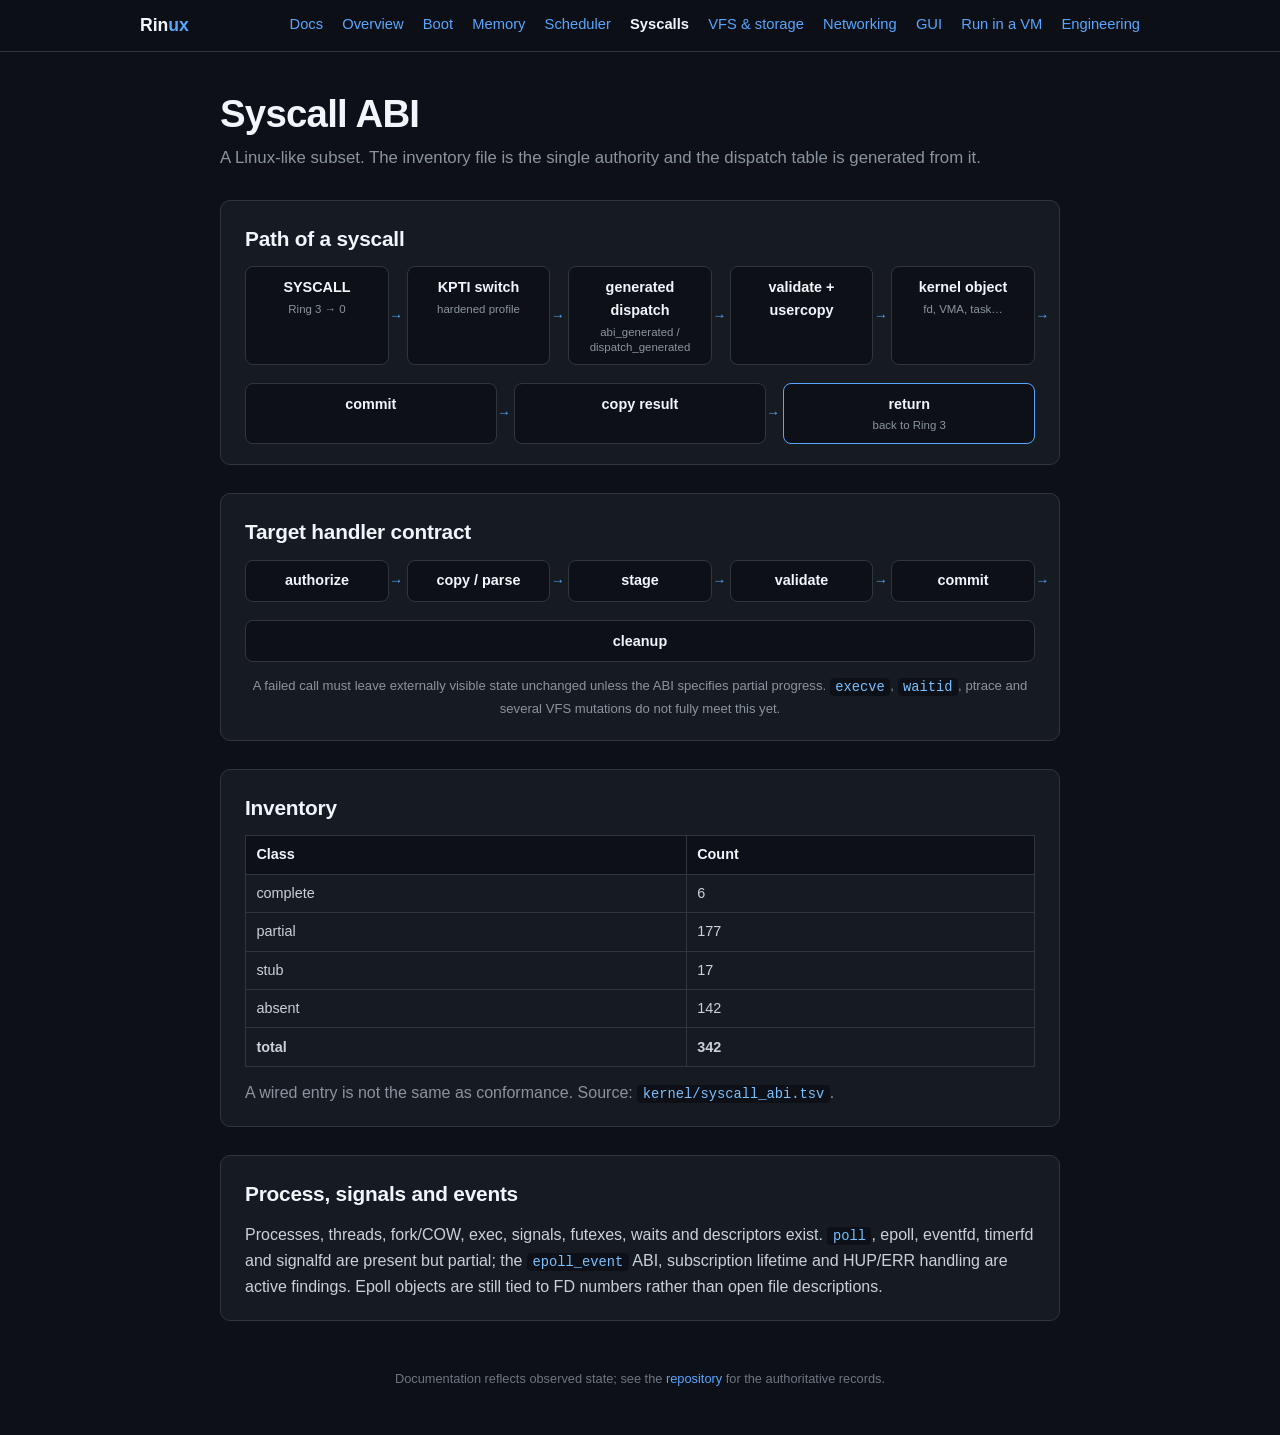
<file: packages/docs/syscalls.html>
<!DOCTYPE html>
<html lang="en"><head><meta charset="utf-8"><meta name="viewport" content="width=device-width, initial-scale=1">
<title>Syscall ABI — Rinux docs</title><meta name="description" content="A Linux-like subset. The inventory file is the single authority and the dispatch table is generated from it.">
<link rel="stylesheet" href="../style.css"></head><body>
<nav class="top"><div><a class="brand" href="../../">Rin<span>ux</span></a><a href="./">Docs</a><a href="architecture.html">Overview</a><a href="boot.html">Boot</a><a href="memory.html">Memory</a><a href="scheduler.html">Scheduler</a><a href="syscalls.html" class=on>Syscalls</a><a href="storage.html">VFS &amp; storage</a><a href="networking.html">Networking</a><a href="gui.html">GUI</a><a href="vm.html">Run in a VM</a><a href="engineering.html">Engineering</a></div></nav>
<main><div><h1>Syscall ABI</h1><p class="lede" style="margin-top:.6rem">A Linux-like subset. The inventory file is the single authority and the dispatch table is generated from it.</p></div>
<section><h2>Path of a syscall</h2><div class="flow"><div class="node "><b>SYSCALL</b><small>Ring 3 → 0</small></div><div class="node "><b>KPTI switch</b><small>hardened profile</small></div><div class="node "><b>generated dispatch</b><small>abi_generated / dispatch_generated</small></div><div class="node "><b>validate + usercopy</b></div><div class="node "><b>kernel object</b><small>fd, VMA, task…</small></div><div class="node "><b>commit</b></div><div class="node "><b>copy result</b></div><div class="node hi"><b>return</b><small>back to Ring 3</small></div></div></section><section><h2>Target handler contract</h2><div class="flow"><div class="node "><b>authorize</b></div><div class="node "><b>copy / parse</b></div><div class="node "><b>stage</b></div><div class="node "><b>validate</b></div><div class="node "><b>commit</b></div><div class="node "><b>cleanup</b></div></div><p class="caption">A failed call must leave externally visible state unchanged unless the ABI specifies partial progress. <code>execve</code>, <code>waitid</code>, ptrace and several VFS mutations do not fully meet this yet.</p></section><section><h2>Inventory</h2><table><tr><th>Class</th><th>Count</th></tr>
<tr><td>complete</td><td>6</td></tr><tr><td>partial</td><td>177</td></tr><tr><td>stub</td><td>17</td></tr><tr><td>absent</td><td>142</td></tr><tr><td><strong>total</strong></td><td><strong>342</strong></td></tr></table>
<p class="muted">A wired entry is not the same as conformance. Source: <code>kernel/syscall_abi.tsv</code>.</p></section><section><h2>Process, signals and events</h2><p>Processes, threads, fork/COW, exec, signals, futexes, waits and descriptors exist. <code>poll</code>, epoll, eventfd, timerfd and signalfd are present but partial; the <code>epoll_event</code> ABI, subscription lifetime and HUP/ERR handling are active findings. Epoll objects are still tied to FD numbers rather than open file descriptions.</p></section></main>
<footer>Documentation reflects observed state; see the <a href="https://github.com/Pascal1132/Rinux">repository</a> for the authoritative records.</footer>
</body></html>
</file>
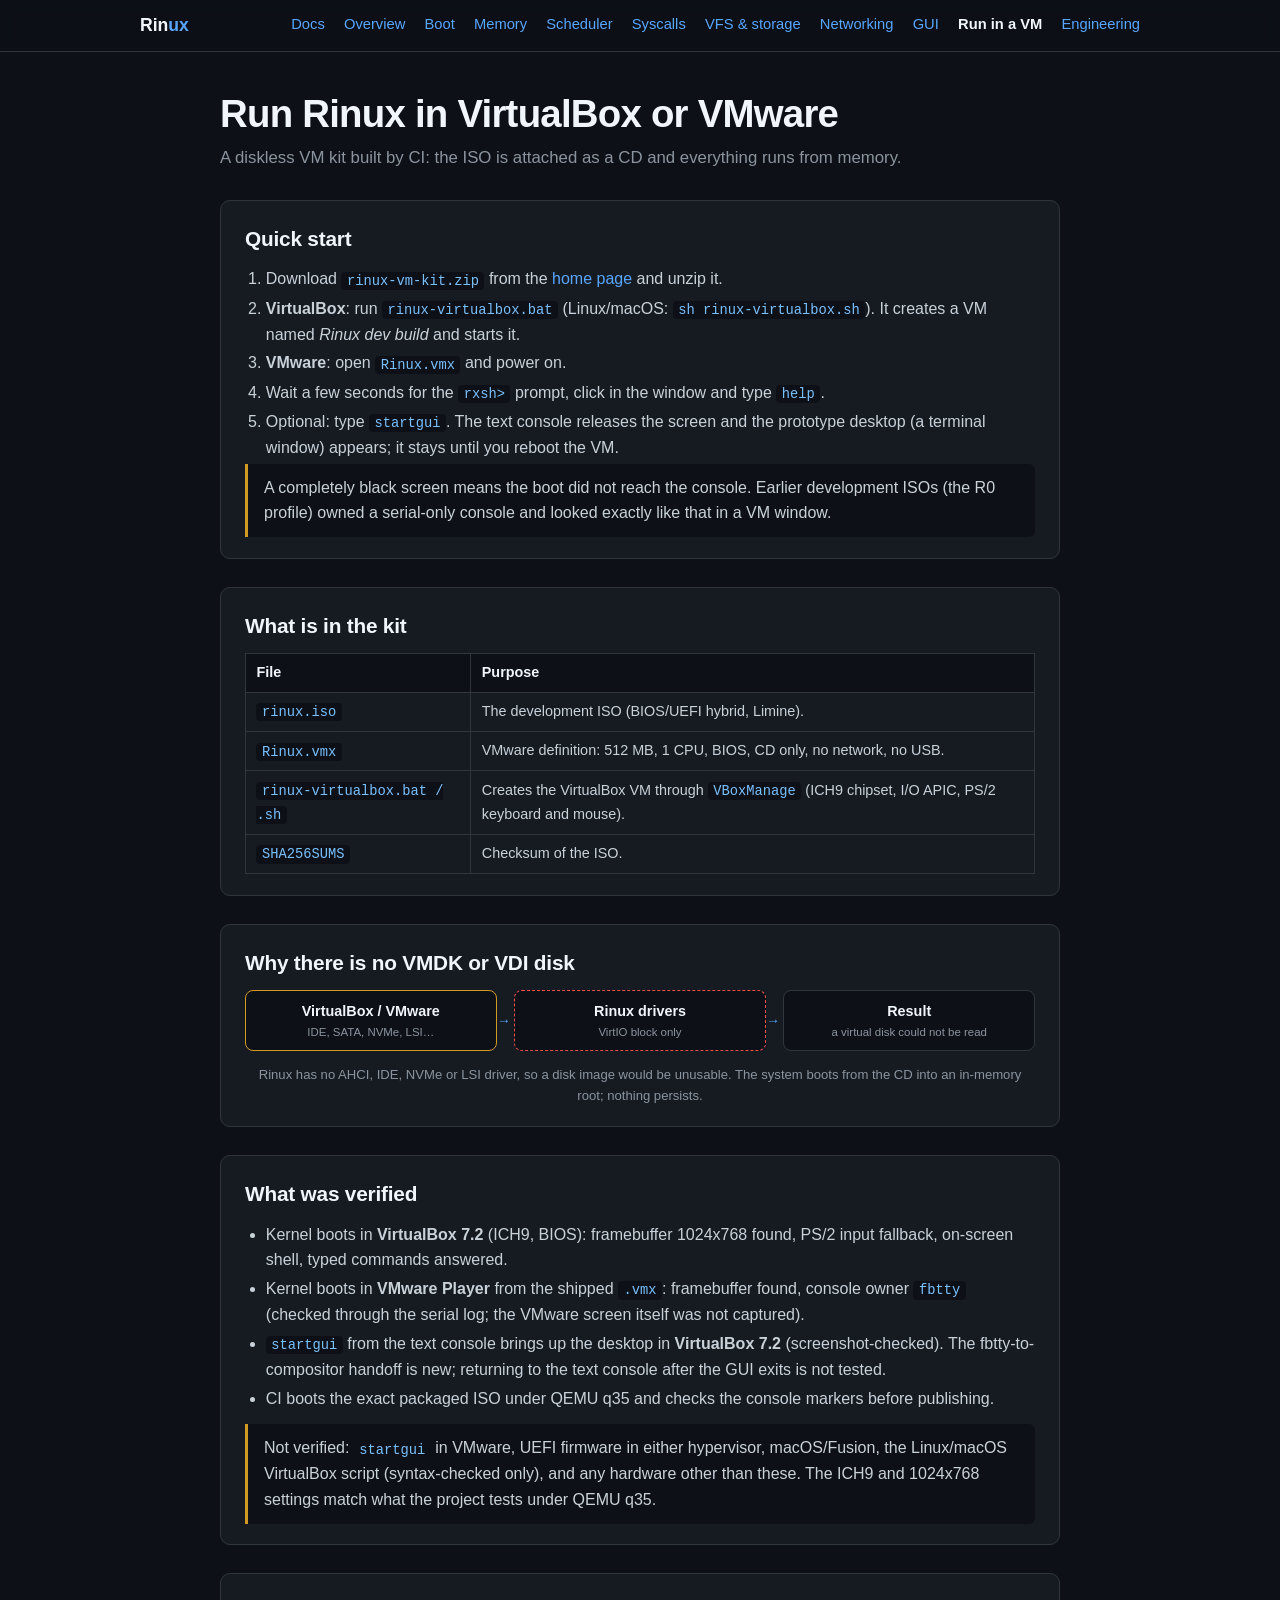
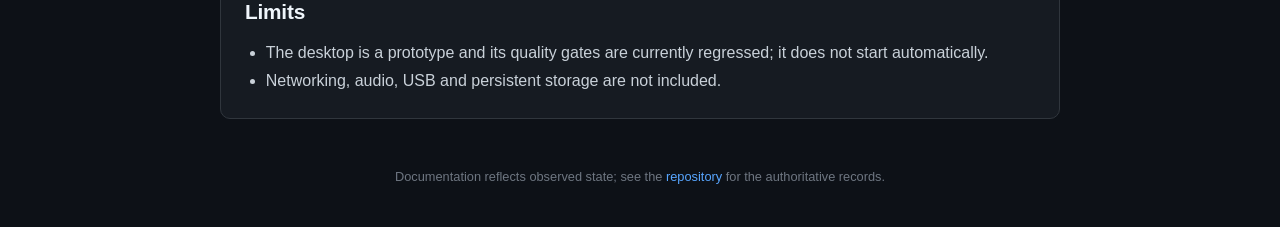
<file: packages/docs/vm.html>
<!DOCTYPE html>
<html lang="en"><head><meta charset="utf-8"><meta name="viewport" content="width=device-width, initial-scale=1">
<title>Run Rinux in VirtualBox or VMware — Rinux docs</title><meta name="description" content="A diskless VM kit built by CI: the ISO is attached as a CD and everything runs from memory.">
<link rel="stylesheet" href="../style.css"></head><body>
<nav class="top"><div><a class="brand" href="../../">Rin<span>ux</span></a><a href="./">Docs</a><a href="architecture.html">Overview</a><a href="boot.html">Boot</a><a href="memory.html">Memory</a><a href="scheduler.html">Scheduler</a><a href="syscalls.html">Syscalls</a><a href="storage.html">VFS &amp; storage</a><a href="networking.html">Networking</a><a href="gui.html">GUI</a><a href="vm.html" class=on>Run in a VM</a><a href="engineering.html">Engineering</a></div></nav>
<main><div><h1>Run Rinux in VirtualBox or VMware</h1><p class="lede" style="margin-top:.6rem">A diskless VM kit built by CI: the ISO is attached as a CD and everything runs from memory.</p></div>
<section><h2>Quick start</h2><ol style="padding-left:1.3rem"><li>Download <code>rinux-vm-kit.zip</code> from the <a href="../#vm">home page</a> and unzip it.</li>
<li><strong>VirtualBox</strong>: run <code>rinux-virtualbox.bat</code> (Linux/macOS: <code>sh rinux-virtualbox.sh</code>). It creates a VM named <em>Rinux dev build</em> and starts it.</li>
<li><strong>VMware</strong>: open <code>Rinux.vmx</code> and power on.</li>
<li>Wait a few seconds for the <code>rxsh&gt;</code> prompt, click in the window and type <code>help</code>.</li>
<li>Optional: type <code>startgui</code>. The text console releases the screen and the prototype desktop (a terminal window) appears; it stays until you reboot the VM.</li></ol>
<p class="callout">A completely black screen means the boot did not reach the console. Earlier development ISOs (the R0 profile) owned a serial-only console and looked exactly like that in a VM window.</p></section><section><h2>What is in the kit</h2><table><tr><th>File</th><th>Purpose</th></tr>
<tr><td><code>rinux.iso</code></td><td>The development ISO (BIOS/UEFI hybrid, Limine).</td></tr>
<tr><td><code>Rinux.vmx</code></td><td>VMware definition: 512 MB, 1 CPU, BIOS, CD only, no network, no USB.</td></tr>
<tr><td><code>rinux-virtualbox.bat / .sh</code></td><td>Creates the VirtualBox VM through <code>VBoxManage</code> (ICH9 chipset, I/O APIC, PS/2 keyboard and mouse).</td></tr>
<tr><td><code>SHA256SUMS</code></td><td>Checksum of the ISO.</td></tr></table></section><section><h2>Why there is no VMDK or VDI disk</h2><div class="flow"><div class="node warn"><b>VirtualBox / VMware</b><small>IDE, SATA, NVMe, LSI…</small></div><div class="node bad"><b>Rinux drivers</b><small>VirtIO block only</small></div><div class="node "><b>Result</b><small>a virtual disk could not be read</small></div></div><p class="caption">Rinux has no AHCI, IDE, NVMe or LSI driver, so a disk image would be unusable. The system boots from the CD into an in-memory root; nothing persists.</p></section><section><h2>What was verified</h2><ul><li>Kernel boots in <strong>VirtualBox 7.2</strong> (ICH9, BIOS): framebuffer 1024x768 found, PS/2 input fallback, on-screen shell, typed commands answered.</li>
<li>Kernel boots in <strong>VMware Player</strong> from the shipped <code>.vmx</code>: framebuffer found, console owner <code>fbtty</code> (checked through the serial log; the VMware screen itself was not captured).</li>
<li><code>startgui</code> from the text console brings up the desktop in <strong>VirtualBox 7.2</strong> (screenshot-checked). The fbtty-to-compositor handoff is new; returning to the text console after the GUI exits is not tested.</li>
<li>CI boots the exact packaged ISO under QEMU q35 and checks the console markers before publishing.</li></ul>
<p class="callout">Not verified: <code>startgui</code> in VMware, UEFI firmware in either hypervisor, macOS/Fusion, the Linux/macOS VirtualBox script (syntax-checked only), and any hardware other than these. The ICH9 and 1024x768 settings match what the project tests under QEMU q35.</p></section><section><h2>Limits</h2><ul><li>The desktop is a prototype and its quality gates are currently regressed; it does not start automatically.</li><li>Networking, audio, USB and persistent storage are not included.</li></ul></section></main>
<footer>Documentation reflects observed state; see the <a href="https://github.com/Pascal1132/Rinux">repository</a> for the authoritative records.</footer>
</body></html>
</file>
<file: packages/style.css>
* { margin: 0; padding: 0; box-sizing: border-box; }
:root { --bg:#0d1117; --panel:#161b22; --line:#30363d; --fg:#c9d1d9; --hi:#f0f6fc; --mute:#8b949e; --acc:#58a6ff; --ok:#3fb950; --warn:#d29922; --bad:#f85149; }
body { font-family: -apple-system, BlinkMacSystemFont, "Segoe UI", Helvetica, Arial, sans-serif; background: var(--bg); color: var(--fg); line-height: 1.6; }
a { color: var(--acc); text-decoration: none; } a:hover { text-decoration: underline; }
code, pre { font-family: ui-monospace, SFMono-Regular, Menlo, Consolas, monospace; font-size: .86rem; }
code { background: var(--bg); color: #79c0ff; padding: .12em .4em; border-radius: 4px; }
pre { background: var(--bg); border: 1px solid var(--line); border-radius: 6px; padding: .9rem 1rem; overflow-x: auto; line-height: 1.5; }
pre code { padding: 0; background: none; color: var(--fg); }
.muted { color: var(--mute); }

/* top nav */
nav.top { position: sticky; top: 0; z-index: 5; background: rgba(13,17,23,.92); backdrop-filter: blur(6px); border-bottom: 1px solid var(--line); }
nav.top div { max-width: 1040px; margin: 0 auto; padding: .7rem 1.25rem; display: flex; gap: 1.2rem; flex-wrap: wrap; align-items: center; font-size: .92rem; }
nav.top .brand { font-weight: 800; color: var(--hi); font-size: 1.1rem; margin-right: auto; } nav.top .brand span { color: var(--acc); }
nav.top a.on { color: var(--hi); font-weight: 600; }

main { max-width: 880px; margin: 0 auto; padding: 2.5rem 1.25rem 3rem; display: flex; flex-direction: column; gap: 1.75rem; }
h1 { font-size: 2.4rem; color: var(--hi); letter-spacing: -.02em; line-height: 1.15; }
h2 { font-size: 1.3rem; color: var(--hi); margin-bottom: .7rem; letter-spacing: -.01em; }
h3 { font-size: 1rem; color: var(--hi); margin: 1rem 0 .3rem; }
p + p, p + ul, ul + p, p + .flow, .flow + p, p + .stack, .stack + p, p + table, table + p, p + pre, pre + p { margin-top: .8rem; }
ul { padding-left: 1.3rem; } li { margin: .2rem 0; }
section { background: var(--panel); border: 1px solid var(--line); border-radius: 10px; padding: 1.3rem 1.5rem; }
.hero { text-align: center; padding: 1rem 0 .5rem; }
.hero h1 { font-size: 3.2rem; font-weight: 800; } .hero h1 span { color: var(--acc); }
.hero .tagline { color: var(--mute); font-size: 1.15rem; margin-top: .4rem; }
.lede { color: var(--mute); font-size: 1.05rem; }

/* buttons, tags */
.cta-row { display: flex; gap: .75rem; flex-wrap: wrap; align-items: center; margin-top: .8rem; }
.btn { display: inline-flex; background: #238636; color: #fff; border: 1px solid #2ea043; padding: .65rem 1.15rem; border-radius: 7px; font-weight: 600; } .btn:hover { background: #2ea043; text-decoration: none; }
.btn.secondary { background: transparent; border-color: var(--line); color: var(--fg); } .btn.secondary:hover { background: #21262d; border-color: var(--mute); }
.tag { display: inline-block; border: 1px solid var(--line); border-radius: 999px; padding: 0 .55rem; font-size: .74rem; color: var(--mute); vertical-align: middle; }
.tag.ok { color: var(--ok); border-color: var(--ok); } .tag.warn { color: var(--warn); border-color: var(--warn); } .tag.bad { color: var(--bad); border-color: var(--bad); }
.callout { border-left: 3px solid var(--warn); background: var(--bg); padding: .7rem 1rem; border-radius: 0 6px 6px 0; color: var(--fg); }
.meta { color: var(--mute); font-size: .85rem; display: flex; gap: 1.2rem; flex-wrap: wrap; margin-top: .8rem; }
.sha { background: var(--bg); padding: .6rem .8rem; border-radius: 6px; margin-top: .8rem; font-size: .78rem; color: var(--mute); overflow-x: auto; white-space: nowrap; } .sha strong { color: var(--fg); }

/* cards */
.cards { display: grid; grid-template-columns: repeat(auto-fill, minmax(240px, 1fr)); gap: .8rem; margin-top: .6rem; }
.card { display: block; background: var(--bg); border: 1px solid var(--line); border-radius: 8px; padding: .9rem 1rem; color: var(--fg); }
.card:hover { border-color: var(--acc); text-decoration: none; }
.card b { color: var(--hi); display: block; margin-bottom: .2rem; } .card span { color: var(--mute); font-size: .88rem; }
.pkgs { display: flex; gap: .75rem; flex-wrap: wrap; margin-top: 1rem; }
.pkg { background: var(--bg); border: 1px solid var(--line); border-radius: 7px; padding: .8rem 1.1rem; min-width: 150px; text-align: center; }
.pkg .name { font-weight: 600; color: var(--hi); } .pkg .ver { color: var(--acc); font-size: .8rem; font-family: ui-monospace, monospace; }

/* diagrams: pure CSS, no JS */
.flow { display: flex; flex-wrap: wrap; align-items: stretch; gap: .5rem; }
.flow > .node:not(:last-child)::after { content: "→"; position: absolute; right: -.95rem; top: 50%; transform: translateY(-50%); color: var(--acc); font-weight: 700; }
.flow.col { flex-direction: column; } .flow.col > .node:not(:last-child)::after { content: "↓"; right: auto; left: 50%; top: auto; bottom: -1.05rem; transform: translateX(-50%); }
.flow.col { gap: 1.1rem; }
.flow:not(.col) { gap: 1.1rem; }
.node { position: relative; flex: 1 1 120px; background: var(--bg); border: 1px solid var(--line); border-radius: 8px; padding: .55rem .7rem; text-align: center; font-size: .86rem; }
.node b { display: block; color: var(--hi); font-size: .9rem; } .node small { color: var(--mute); display: block; line-height: 1.35; margin-top: .15rem; }
.node.hi { border-color: var(--acc); } .node.warn { border-color: var(--warn); } .node.bad { border-color: var(--bad); border-style: dashed; } .node.ok { border-color: var(--ok); }
.stack { display: flex; flex-direction: column; gap: .5rem; }
.layer { border: 1px solid var(--line); border-radius: 8px; padding: .6rem .8rem; background: var(--bg); }
.layer > b { color: var(--hi); font-size: .85rem; display: block; margin-bottom: .4rem; } .layer .flow { gap: .5rem; }
.layer .node { background: var(--panel); }
.layer.user { border-color: var(--acc); } .layer.kern { border-color: var(--ok); } .layer.hw { border-color: var(--mute); }
.caption { color: var(--mute); font-size: .82rem; margin-top: .5rem; text-align: center; }

table { border-collapse: collapse; width: 100%; font-size: .9rem; }
th, td { border: 1px solid var(--line); padding: .45rem .65rem; text-align: left; vertical-align: top; } th { background: var(--bg); color: var(--hi); }
footer { max-width: 880px; margin: 0 auto; padding: 0 1.25rem 3rem; color: #6e7681; font-size: .8rem; text-align: center; }
@media (max-width: 640px) { .flow:not(.col) { flex-direction: column; gap: 1.1rem; } .flow:not(.col) > .node:not(:last-child)::after { content: "↓"; right: auto; left: 50%; top: auto; bottom: -1.05rem; transform: translateX(-50%); } h1 { font-size: 1.9rem; } .hero h1 { font-size: 2.6rem; } }
</file>
